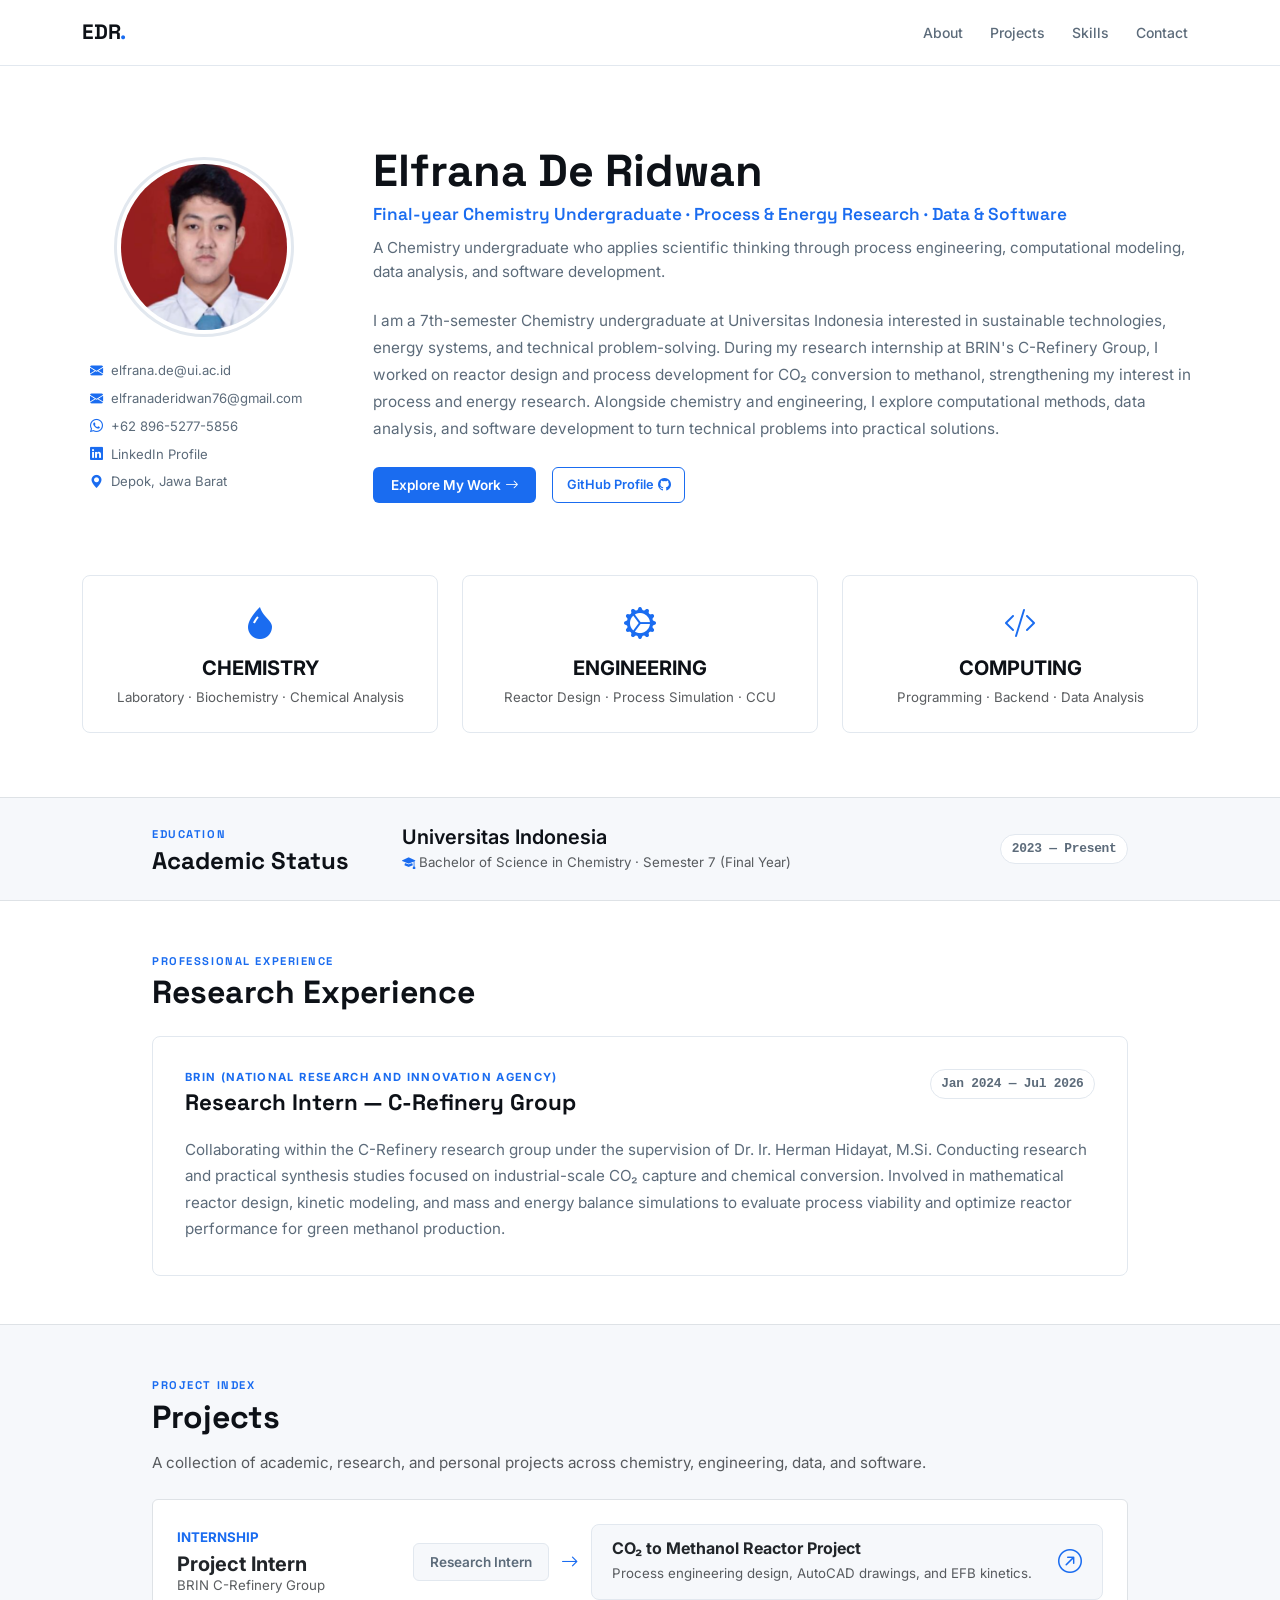
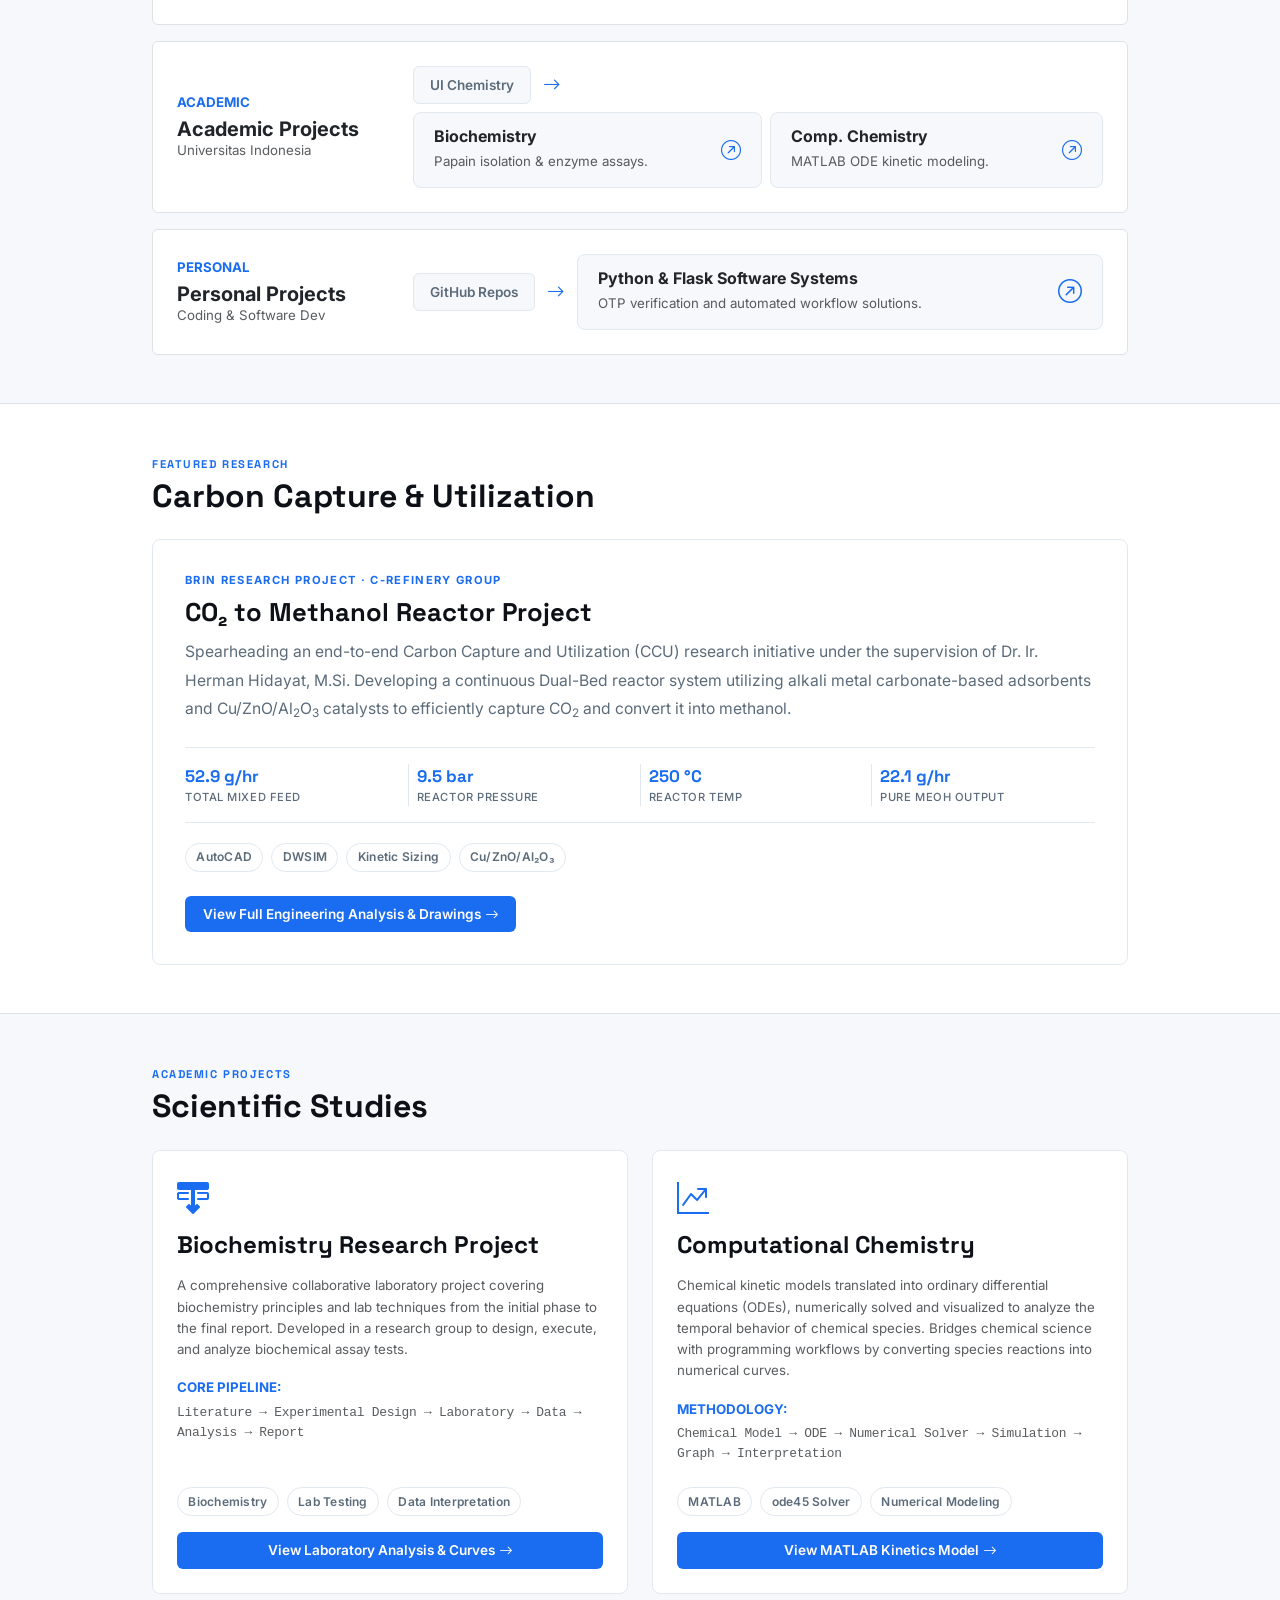
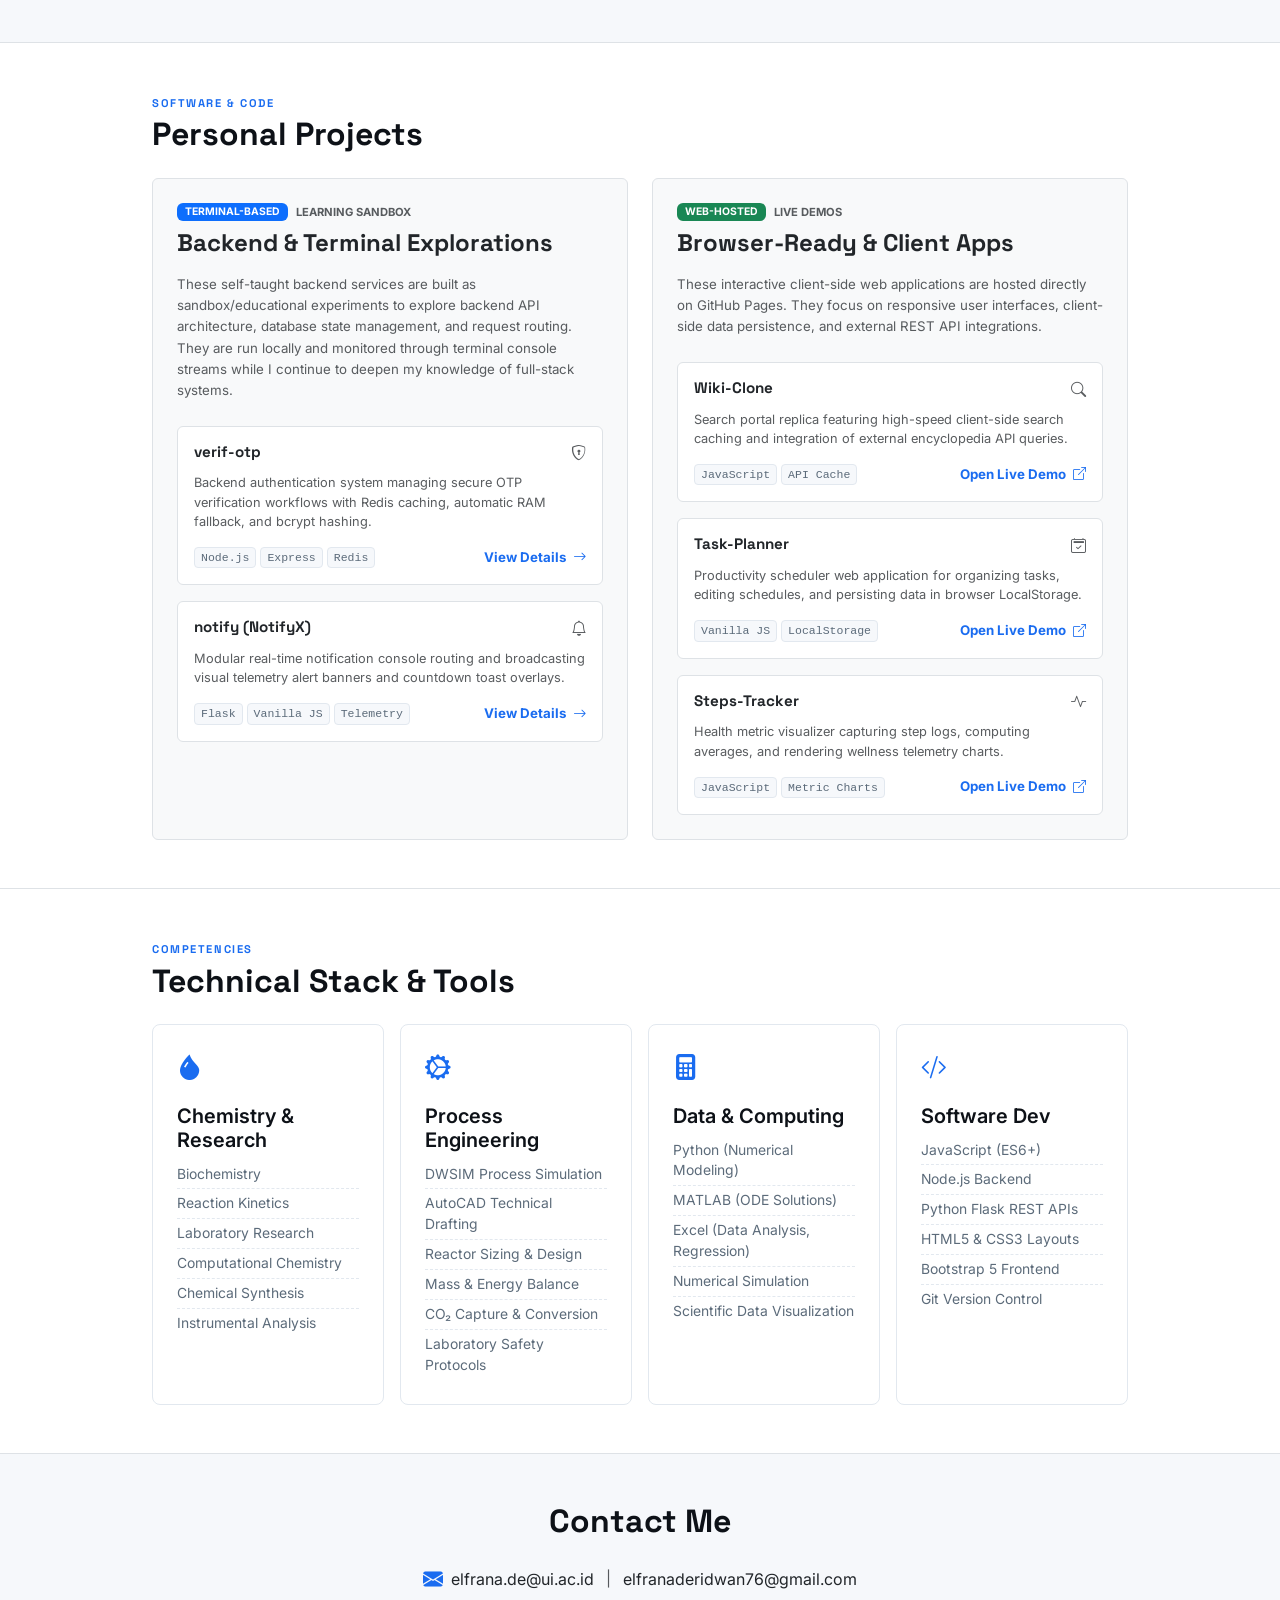
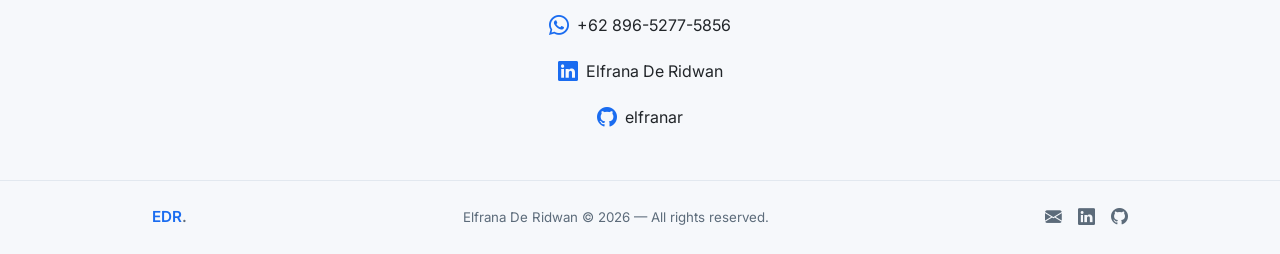
<file: docs/index.html>
<!DOCTYPE html>
<html lang="en">
<head>
  <meta charset="UTF-8" />
  <meta name="viewport" content="width=device-width, initial-scale=1.0" />
  <meta name="description" content="Elfrana De Ridwan — Process Engineering Portfolio. Chemistry student at Universitas Indonesia." />
  <title>Elfrana De Ridwan | Portfolio</title>

  <!-- Bootstrap 5 -->
  <link href="https://cdn.jsdelivr.net/npm/bootstrap@5.3.3/dist/css/bootstrap.min.css" rel="stylesheet">
  <link href="https://cdn.jsdelivr.net/npm/bootstrap-icons@1.11.3/font/bootstrap-icons.css" rel="stylesheet">
  <!-- Google Fonts -->
  <link href="https://fonts.googleapis.com/css2?family=Inter:wght@300;400;500;600;700&family=Space+Grotesk:wght@400;500;600;700&display=swap" rel="stylesheet">
  <!-- CSS -->
  <link rel="stylesheet" href="static/css/style.css" />
</head>
<body>

<!-- NAVBAR -->
<nav class="navbar navbar-expand-lg sticky-top" id="mainNav">
  <div class="container">
    <a class="navbar-brand fw-bold" href="#hero">EDR<span class="text-accent">.</span></a>
    <button class="navbar-toggler border-0" type="button" data-bs-toggle="collapse" data-bs-target="#navLinks">
      <i class="bi bi-list fs-4"></i>
    </button>
    <div class="collapse navbar-collapse" id="navLinks">
      <ul class="navbar-nav ms-auto gap-2">
        <li class="nav-item"><a class="nav-link" href="#hero">About</a></li>
        <li class="nav-item"><a class="nav-link" href="#selected-work">Projects</a></li>
        <li class="nav-item"><a class="nav-link" href="#skills">Skills</a></li>
        <li class="nav-item"><a class="nav-link" href="#contact">Contact</a></li>
      </ul>
    </div>
  </div>
</nav>

<!-- ABOUT ME -->
<section id="hero" class="section-hero">
  <div class="container">
    <div class="row align-items-center g-5">

      <!-- Photo & Contact -->
      <div class="col-lg-3 col-md-4 text-center">
        <div class="photo-ring mx-auto">
          <img src="static/images/profile.png" alt="Elfrana De Ridwan" class="img-fluid rounded-circle">
        </div>
        <div class="mt-4 d-flex flex-column gap-2 text-start ps-2">
          <a href="mailto:elfrana.de@ui.ac.id" class="contact-pill">
            <i class="bi bi-envelope-fill me-2 text-accent"></i>elfrana.de@ui.ac.id
          </a>
          <a href="mailto:elfranaderidwan76@gmail.com" class="contact-pill">
            <i class="bi bi-envelope-fill me-2 text-accent"></i>elfranaderidwan76@gmail.com
          </a>
          <a href="https://wa.me/6289652775856" target="_blank" class="contact-pill">
            <i class="bi bi-whatsapp me-2 text-accent"></i>+62 896-5277-5856
          </a>
          <a href="https://www.linkedin.com/in/elfrana-de-ridwan-ba3712145" target="_blank" class="contact-pill">
            <i class="bi bi-linkedin me-2 text-accent"></i>LinkedIn Profile
          </a>
          <span class="contact-pill">
            <i class="bi bi-geo-alt-fill me-2 text-accent"></i>Depok, Jawa Barat
          </span>
        </div>
      </div>

      <!-- Bio -->
      <div class="col-lg-9 col-md-8">
        <h1 class="hero-name">Elfrana De Ridwan</h1>
        <p class="hero-sub mb-2">
          Final-year Chemistry Undergraduate &middot; Process &amp; Energy Research &middot; Data &amp; Software
        </p>
        <p class="hero-sub-detail mb-4">
          A Chemistry undergraduate who applies scientific thinking through process engineering, computational modeling, data analysis, and software development.
        </p>

        <div class="bio-content">
          <p class="bio mb-4">
            I am a 7th-semester Chemistry undergraduate at Universitas Indonesia interested in sustainable technologies, energy systems, and technical problem-solving. During my research internship at BRIN's C-Refinery Group, I worked on reactor design and process development for CO₂ conversion to methanol, strengthening my interest in process and energy research. Alongside chemistry and engineering, I explore computational methods, data analysis, and software development to turn technical problems into practical solutions.
          </p>
        </div>

        <!-- Action -->
        <div class="d-flex flex-wrap gap-3">
          <a href="#selected-work" class="btn-primary-custom">Explore My Work <i class="bi bi-arrow-right ms-1"></i></a>
          <a href="https://github.com/elfranar" target="_blank" class="btn-outline-accent d-inline-flex align-items-center justify-content-center">GitHub Profile <i class="bi bi-github ms-1"></i></a>
        </div>
      </div>
    </div>

    <!-- Three Pillars -->
    <div class="row g-4 mt-5">
      <div class="col-md-4">
        <div class="kpi-card text-center h-100 py-4 px-3">
          <div class="fs-2 text-accent mb-2"><i class="bi bi-droplet-fill"></i></div>
          <h5 class="fw-bold mb-2">CHEMISTRY</h5>
          <p class="small text-muted mb-0">Laboratory &middot; Biochemistry &middot; Chemical Analysis</p>
        </div>
      </div>
      <div class="col-md-4">
        <div class="kpi-card text-center h-100 py-4 px-3">
          <div class="fs-2 text-accent mb-2"><i class="bi bi-gear-wide-connected"></i></div>
          <h5 class="fw-bold mb-2">ENGINEERING</h5>
          <p class="small text-muted mb-0">Reactor Design &middot; Process Simulation &middot; CCU</p>
        </div>
      </div>
      <div class="col-md-4">
        <div class="kpi-card text-center h-100 py-4 px-3">
          <div class="fs-2 text-accent mb-2"><i class="bi bi-code-slash"></i></div>
          <h5 class="fw-bold mb-2">COMPUTING</h5>
          <p class="small text-muted mb-0">Programming &middot; Backend &middot; Data Analysis</p>
        </div>
      </div>
    </div>
  </div>
</section>

<!-- EDUCATION -->
<section id="education" class="py-4 border-top section-alt">
  <div class="container" style="max-width: 1000px;">
    <div class="row align-items-center">
      <div class="col-md-3">
        <p class="label-tag mb-1">Education</p>
        <h3 class="fw-bold mb-0" style="font-size: 1.5rem; font-family: var(--font-heading);">Academic Status</h3>
      </div>
      <div class="col-md-9 mt-3 mt-md-0">
        <div class="d-flex align-items-center justify-content-between flex-wrap gap-2">
          <div>
            <h5 class="fw-600 mb-1">Universitas Indonesia</h5>
            <p class="text-muted small mb-0">
              <i class="bi bi-mortarboard-fill me-1 text-accent"></i>Bachelor of Science in Chemistry &middot; Semester 7 (Final Year)
            </p>
          </div>
          <span class="tech-badge mono-accent">2023 &mdash; Present</span>
        </div>
      </div>
    </div>
  </div>
</section>

<!-- EXPERIENCE -->
<section id="experience" class="py-5 border-top">
  <div class="container" style="max-width: 1000px;">
    <p class="label-tag mb-1">Professional Experience</p>
    <h2 class="section-title mb-4">Research Experience</h2>
    <div class="project-card">
      <div class="d-flex justify-content-between align-items-start flex-wrap gap-2 mb-3">
        <div>
          <div class="project-tag mb-1">BRIN (National Research and Innovation Agency)</div>
          <h3 class="project-title mb-1" style="font-size: 1.4rem;">Research Intern &mdash; C-Refinery Group</h3>
        </div>
        <span class="tech-badge mono-accent">Jan 2024 &mdash; Jul 2026</span>
      </div>
      <p class="project-desc mb-0" style="font-size: 0.95rem; line-height: 1.75;">
        Collaborating within the C-Refinery research group under the supervision of Dr. Ir. Herman Hidayat, M.Si. Conducting research and practical synthesis studies focused on industrial-scale CO₂ capture and chemical conversion. Involved in mathematical reactor design, kinetic modeling, and mass and energy balance simulations to evaluate process viability and optimize reactor performance for green methanol production.
      </p>
    </div>
  </div>
</section>

<!-- SELECTED WORK -->
<section id="selected-work" class="py-5 border-top section-alt">
  <div class="container" style="max-width: 1000px;">
    <p class="label-tag mb-1">Project Index</p>
    <h2 class="section-title mb-3">Projects</h2>
    <p class="text-muted mb-4">A collection of academic, research, and personal projects across chemistry, engineering, data, and software.</p>
    
    <div class="d-flex flex-column gap-3 mt-4">
      
      <!-- Internship -->
      <div class="flow-row p-4 bg-white border rounded">
        <div class="row align-items-center g-3">
          <div class="col-lg-3 col-md-4">
            <span class="small fw-bold text-accent text-uppercase d-block mb-1">Internship</span>
            <h5 class="fw-bold text-dark mb-0">Project Intern</h5>
            <p class="small text-muted mb-0">BRIN C-Refinery Group</p>
          </div>
          <div class="col-lg-9 col-md-8 d-flex align-items-center flex-wrap gap-2">
            <div class="flow-step">Research Intern</div>
            <div class="flow-arrow"><i class="bi bi-arrow-right"></i></div>
            <a href="#featured-research" class="flow-card-link flex-grow-1 text-decoration-none">
              <div class="flow-card">
                <div class="d-flex justify-content-between align-items-center">
                  <div>
                    <h6 class="fw-bold text-dark mb-1">CO₂ to Methanol Reactor Project</h6>
                    <span class="small text-muted">Process engineering design, AutoCAD drawings, and EFB kinetics.</span>
                  </div>
                  <i class="bi bi-arrow-up-right-circle text-accent fs-4"></i>
                </div>
              </div>
            </a>
          </div>
        </div>
      </div>

      <!-- Academic Projects -->
      <div class="flow-row p-4 bg-white border rounded">
        <div class="row align-items-center g-3">
          <div class="col-lg-3 col-md-4">
            <span class="small fw-bold text-accent text-uppercase d-block mb-1">Academic</span>
            <h5 class="fw-bold text-dark mb-0">Academic Projects</h5>
            <p class="small text-muted mb-0">Universitas Indonesia</p>
          </div>
          <div class="col-lg-9 col-md-8 d-flex align-items-center flex-wrap gap-2">
            <div class="flow-step">UI Chemistry</div>
            <div class="flow-arrow"><i class="bi bi-arrow-right"></i></div>
            <div class="d-flex flex-column flex-sm-row gap-2 flex-grow-1">
              <!-- Biochemistry -->
              <a href="project_biochemistry.html" class="flow-card-link flex-fill text-decoration-none">
                <div class="flow-card h-100">
                  <div class="d-flex justify-content-between align-items-center">
                    <div>
                      <h6 class="fw-bold text-dark mb-1">Biochemistry</h6>
                      <span class="small text-muted">Papain isolation &amp; enzyme assays.</span>
                    </div>
                    <i class="bi bi-arrow-up-right-circle text-accent fs-5"></i>
                  </div>
                </div>
              </a>
              <!-- Computational Chemistry -->
              <a href="project_computational_chemistry.html" class="flow-card-link flex-fill text-decoration-none">
                <div class="flow-card h-100">
                  <div class="d-flex justify-content-between align-items-center">
                    <div>
                      <h6 class="fw-bold text-dark mb-1">Comp. Chemistry</h6>
                      <span class="small text-muted">MATLAB ODE kinetic modeling.</span>
                    </div>
                    <i class="bi bi-arrow-up-right-circle text-accent fs-5"></i>
                  </div>
                </div>
              </a>
            </div>
          </div>
        </div>
      </div>

      <!-- Personal Projects -->
      <div class="flow-row p-4 bg-white border rounded">
        <div class="row align-items-center g-3">
          <div class="col-lg-3 col-md-4">
            <span class="small fw-bold text-accent text-uppercase d-block mb-1">Personal</span>
            <h5 class="fw-bold text-dark mb-0">Personal Projects</h5>
            <p class="small text-muted mb-0">Coding &amp; Software Dev</p>
          </div>
          <div class="col-lg-9 col-md-8 d-flex align-items-center flex-wrap gap-2">
            <div class="flow-step">GitHub Repos</div>
            <div class="flow-arrow"><i class="bi bi-arrow-right"></i></div>
            <a href="#software-projects" class="flow-card-link flex-grow-1 text-decoration-none">
              <div class="flow-card">
                <div class="d-flex justify-content-between align-items-center">
                  <div>
                    <h6 class="fw-bold text-dark mb-1">Python &amp; Flask Software Systems</h6>
                    <span class="small text-muted">OTP verification and automated workflow solutions.</span>
                  </div>
                  <i class="bi bi-arrow-up-right-circle text-accent fs-4"></i>
                </div>
              </div>
            </a>
          </div>
        </div>
      </div>

    </div>
  </div>
</section>

<!-- FEATURED RESEARCH -->
<section id="featured-research" class="py-5 border-top">
  <div class="container" style="max-width: 1000px;">
    <p class="label-tag mb-1">Featured Research</p>
    <h2 class="section-title mb-4">Carbon Capture &amp; Utilization</h2>
    
    <div class="project-card">
      <div class="project-tag">BRIN Research Project &middot; C-Refinery Group</div>
      <h3 class="project-title" style="font-size: 1.6rem;">CO₂ to Methanol Reactor Project</h3>
      <p class="project-desc mb-4" style="font-size: 0.98rem; line-height: 1.8;">
        Spearheading an end-to-end Carbon Capture and Utilization (CCU) research initiative under the supervision of Dr. Ir. Herman Hidayat, M.Si. Developing a continuous Dual-Bed reactor system utilizing alkali metal carbonate-based adsorbents and Cu/ZnO/Al<sub>2</sub>O<sub>3</sub> catalysts to efficiently capture CO<sub>2</sub> and convert it into methanol.
      </p>

      <div class="spec-row">
        <div class="spec-item">
          <span class="spec-val">52.9 g/hr</span>
          <span class="spec-lbl">Total mixed feed</span>
        </div>
        <div class="spec-divider"></div>
        <div class="spec-item">
          <span class="spec-val">9.5 bar</span>
          <span class="spec-lbl">Reactor Pressure</span>
        </div>
        <div class="spec-divider"></div>
        <div class="spec-item">
          <span class="spec-val">250 °C</span>
          <span class="spec-lbl">Reactor Temp</span>
        </div>
        <div class="spec-divider"></div>
        <div class="spec-item">
          <span class="spec-val">22.1 g/hr</span>
          <span class="spec-lbl">Pure MeOH Output</span>
        </div>
      </div>

      <div class="d-flex flex-wrap gap-2 mb-4">
        <span class="tech-badge">AutoCAD</span>
        <span class="tech-badge">DWSIM</span>
        <span class="tech-badge">Kinetic Sizing</span>
        <span class="tech-badge">Cu/ZnO/Al₂O₃</span>
      </div>

      <a href="project_co2_methanol.html" class="btn-primary-custom">
        View Full Engineering Analysis &amp; Drawings <i class="bi bi-arrow-right ms-1"></i>
      </a>
    </div>
  </div>
</section>

<!-- ACADEMIC PROJECTS -->
<section id="academic-projects" class="py-5 border-top section-alt">
  <div class="container" style="max-width: 1000px;">
    <p class="label-tag mb-1">Academic Projects</p>
    <h2 class="section-title mb-4">Scientific Studies</h2>
    
    <div class="row g-4">
      <!-- Biochemistry Lab -->
      <div class="col-md-6" id="biochem-project">
        <div class="skill-card h-100 d-flex flex-column justify-content-between">
          <div>
            <div class="fs-2 text-accent mb-2"><i class="bi bi-layer-backward"></i></div>
            <h4 class="fw-bold mb-3" style="font-family: var(--font-heading);">Biochemistry Research Project</h4>
            <p class="text-muted small" style="line-height: 1.6;">
              A comprehensive collaborative laboratory project covering biochemistry principles and lab techniques from the initial phase to the final report. Developed in a research group to design, execute, and analyze biochemical assay tests.
            </p>
            <div class="mt-3">
              <span class="small fw-bold text-accent text-uppercase letter-spacing-0.05em">Core Pipeline:</span>
              <p class="mono-accent small text-muted mt-1 mb-0">Literature &rarr; Experimental Design &rarr; Laboratory &rarr; Data &rarr; Analysis &rarr; Report</p>
            </div>
          </div>
          <div class="mt-4">
            <div class="d-flex flex-wrap gap-2 mb-3">
              <span class="tech-badge">Biochemistry</span>
              <span class="tech-badge">Lab Testing</span>
              <span class="tech-badge">Data Interpretation</span>
            </div>
            <a href="project_biochemistry.html" class="btn-primary-custom btn-sm w-100 d-flex align-items-center justify-content-center">
              View Laboratory Analysis &amp; Curves <i class="bi bi-arrow-right ms-1"></i>
            </a>
          </div>
        </div>
      </div>

      <!-- Computational Chemistry -->
      <div class="col-md-6" id="computational-chemistry">
        <div class="skill-card h-100 d-flex flex-column justify-content-between">
          <div>
            <div class="fs-2 text-accent mb-2"><i class="bi bi-graph-up-arrow"></i></div>
            <h4 class="fw-bold mb-3" style="font-family: var(--font-heading);">Computational Chemistry</h4>
            <p class="text-muted small" style="line-height: 1.6;">
              Chemical kinetic models translated into ordinary differential equations (ODEs), numerically solved and visualized to analyze the temporal behavior of chemical species. Bridges chemical science with programming workflows by converting species reactions into numerical curves.
            </p>
            <div class="mt-3">
              <span class="small fw-bold text-accent text-uppercase letter-spacing-0.05em">Methodology:</span>
              <p class="mono-accent small text-muted mt-1 mb-0">Chemical Model &rarr; ODE &rarr; Numerical Solver &rarr; Simulation &rarr; Graph &rarr; Interpretation</p>
            </div>
          </div>
          <div class="mt-4">
            <div class="d-flex flex-wrap gap-2 mb-3">
              <span class="tech-badge">MATLAB</span>
              <span class="tech-badge">ode45 Solver</span>
              <span class="tech-badge">Numerical Modeling</span>
            </div>
            <a href="project_computational_chemistry.html" class="btn-primary-custom btn-sm w-100 d-flex align-items-center justify-content-center">
              View MATLAB Kinetics Model <i class="bi bi-arrow-right ms-1"></i>
            </a>
          </div>
        </div>
      </div>
    </div>
  </div>
</section>

<!-- SOFTWARE & DATA -->
<section id="software-projects" class="py-5 border-top">
  <div class="container" style="max-width: 1000px;">
    <p class="label-tag mb-1">Software &amp; Code</p>
    <h2 class="section-title mb-4">Personal Projects</h2>
    
    <div class="row g-4">
      
      <!-- Terminal-Based Sandbox Projects -->
      <div class="col-lg-6">
        <div class="p-4 bg-light border rounded h-100 d-flex flex-column justify-content-between">
          <div>
            <div class="d-flex align-items-center gap-2 mb-2">
              <span class="badge bg-primary text-white fw-bold text-uppercase small px-2 py-1" style="font-size:0.65rem">Terminal-Based</span>
              <span class="small text-muted fw-bold text-uppercase" style="font-size:0.7rem">Learning Sandbox</span>
            </div>
            <h4 class="fw-bold text-dark mb-3" style="font-family: var(--font-heading);">Backend &amp; Terminal Explorations</h4>
            <p class="text-muted small mb-4" style="line-height: 1.6;">
              These self-taught backend services are built as sandbox/educational experiments to explore backend API architecture, database state management, and request routing. They are run locally and monitored through terminal console streams while I continue to deepen my knowledge of full-stack systems.
            </p>
            
            <div class="d-flex flex-column gap-3">
              <!-- verif-otp -->
              <div class="p-3 bg-white border rounded">
                <div class="d-flex justify-content-between align-items-start mb-2">
                  <h5 class="fw-bold text-dark mb-0" style="font-size: 0.95rem; font-family: var(--font-heading);">verif-otp</h5>
                  <i class="bi bi-shield-lock text-muted"></i>
                </div>
                <p class="text-muted small mb-3" style="font-size: 0.8rem; line-height: 1.5;">
                  Backend authentication system managing secure OTP verification workflows with Redis caching, automatic RAM fallback, and bcrypt hashing.
                </p>
                <div class="d-flex justify-content-between align-items-center">
                  <div class="d-flex gap-1 flex-wrap">
                    <span class="tech-badge-sm">Node.js</span>
                    <span class="tech-badge-sm">Express</span>
                    <span class="tech-badge-sm">Redis</span>
                  </div>
                  <a href="project_otp.html" class="text-decoration-none text-accent fw-bold small">
                    View Details <i class="bi bi-arrow-right ms-1"></i>
                  </a>
                </div>
              </div>

              <!-- notify (NotifyX) -->
              <div class="p-3 bg-white border rounded">
                <div class="d-flex justify-content-between align-items-start mb-2">
                  <h5 class="fw-bold text-dark mb-0" style="font-size: 0.95rem; font-family: var(--font-heading);">notify (NotifyX)</h5>
                  <i class="bi bi-bell text-muted"></i>
                </div>
                <p class="text-muted small mb-3" style="font-size: 0.8rem; line-height: 1.5;">
                  Modular real-time notification console routing and broadcasting visual telemetry alert banners and countdown toast overlays.
                </p>
                <div class="d-flex justify-content-between align-items-center">
                  <div class="d-flex gap-1 flex-wrap">
                    <span class="tech-badge-sm">Flask</span>
                    <span class="tech-badge-sm">Vanilla JS</span>
                    <span class="tech-badge-sm">Telemetry</span>
                  </div>
                  <a href="project_notify.html" class="text-decoration-none text-accent fw-bold small">
                    View Details <i class="bi bi-arrow-right ms-1"></i>
                  </a>
                </div>
              </div>
            </div>
          </div>
        </div>
      </div>

      <!-- Browser-Hosted Live Projects -->
      <div class="col-lg-6">
        <div class="p-4 bg-light border rounded h-100 d-flex flex-column justify-content-between">
          <div>
            <div class="d-flex align-items-center gap-2 mb-2">
              <span class="badge bg-success text-white fw-bold text-uppercase small px-2 py-1" style="font-size:0.65rem">Web-Hosted</span>
              <span class="small text-muted fw-bold text-uppercase" style="font-size:0.7rem">Live Demos</span>
            </div>
            <h4 class="fw-bold text-dark mb-3" style="font-family: var(--font-heading);">Browser-Ready &amp; Client Apps</h4>
            <p class="text-muted small mb-4" style="line-height: 1.6;">
              These interactive client-side web applications are hosted directly on GitHub Pages. They focus on responsive user interfaces, client-side data persistence, and external REST API integrations.
            </p>

            <div class="d-flex flex-column gap-3">
              <!-- Wiki-Clone -->
              <div class="p-3 bg-white border rounded">
                <div class="d-flex justify-content-between align-items-start mb-2">
                  <h5 class="fw-bold text-dark mb-0" style="font-size: 0.95rem; font-family: var(--font-heading);">Wiki-Clone</h5>
                  <i class="bi bi-search text-muted"></i>
                </div>
                <p class="text-muted small mb-3" style="font-size: 0.8rem; line-height: 1.5;">
                  Search portal replica featuring high-speed client-side search caching and integration of external encyclopedia API queries.
                </p>
                <div class="d-flex justify-content-between align-items-center">
                  <div class="d-flex gap-1 flex-wrap">
                    <span class="tech-badge-sm">JavaScript</span>
                    <span class="tech-badge-sm">API Cache</span>
                  </div>
                  <a href="https://elfranar.github.io/Wiki-Clone/" target="_blank" class="text-decoration-none text-accent fw-bold small">
                    Open Live Demo <i class="bi bi-box-arrow-up-right ms-1"></i>
                  </a>
                </div>
              </div>

              <!-- Task-Planner -->
              <div class="p-3 bg-white border rounded">
                <div class="d-flex justify-content-between align-items-start mb-2">
                  <h5 class="fw-bold text-dark mb-0" style="font-size: 0.95rem; font-family: var(--font-heading);">Task-Planner</h5>
                  <i class="bi bi-calendar2-check text-muted"></i>
                </div>
                <p class="text-muted small mb-3" style="font-size: 0.8rem; line-height: 1.5;">
                  Productivity scheduler web application for organizing tasks, editing schedules, and persisting data in browser LocalStorage.
                </p>
                <div class="d-flex justify-content-between align-items-center">
                  <div class="d-flex gap-1 flex-wrap">
                    <span class="tech-badge-sm">Vanilla JS</span>
                    <span class="tech-badge-sm">LocalStorage</span>
                  </div>
                  <a href="https://elfranar.github.io/Task-Planner/" target="_blank" class="text-decoration-none text-accent fw-bold small">
                    Open Live Demo <i class="bi bi-box-arrow-up-right ms-1"></i>
                  </a>
                </div>
              </div>

              <!-- Steps-Tracker -->
              <div class="p-3 bg-white border rounded">
                <div class="d-flex justify-content-between align-items-start mb-2">
                  <h5 class="fw-bold text-dark mb-0" style="font-size: 0.95rem; font-family: var(--font-heading);">Steps-Tracker</h5>
                  <i class="bi bi-activity text-muted"></i>
                </div>
                <p class="text-muted small mb-3" style="font-size: 0.8rem; line-height: 1.5;">
                  Health metric visualizer capturing step logs, computing averages, and rendering wellness telemetry charts.
                </p>
                <div class="d-flex justify-content-between align-items-center">
                  <div class="d-flex gap-1 flex-wrap">
                    <span class="tech-badge-sm">JavaScript</span>
                    <span class="tech-badge-sm">Metric Charts</span>
                  </div>
                  <a href="https://elfranar.github.io/Steps-Tracker/" target="_blank" class="text-decoration-none text-accent fw-bold small">
                    Open Live Demo <i class="bi bi-box-arrow-up-right ms-1"></i>
                  </a>
                </div>
              </div>
            </div>
          </div>
        </div>
      </div>

    </div>
  </div>
</section>


<!-- TECHNICAL STACK -->
<section id="skills" class="py-5 border-top">
  <div class="container" style="max-width: 1000px;">
    <p class="label-tag mb-1">Competencies</p>
    <h2 class="section-title mb-4">Technical Stack &amp; Tools</h2>

    <div class="row g-3">
      <!-- Chemistry & Research -->
      <div class="col-md-6 col-lg-3">
        <div class="skill-card h-100">
          <div class="skill-icon"><i class="bi bi-droplet-fill"></i></div>
          <h5 class="fw-600 mt-3 mb-2">Chemistry &amp; Research</h5>
          <ul class="skill-list">
            <li>Biochemistry</li>
            <li>Reaction Kinetics</li>
            <li>Laboratory Research</li>
            <li>Computational Chemistry</li>
            <li>Chemical Synthesis</li>
            <li>Instrumental Analysis</li>
          </ul>
        </div>
      </div>

      <!-- Process Engineering -->
      <div class="col-md-6 col-lg-3">
        <div class="skill-card h-100">
          <div class="skill-icon"><i class="bi bi-gear-wide-connected"></i></div>
          <h5 class="fw-600 mt-3 mb-2">Process Engineering</h5>
          <ul class="skill-list">
            <li>DWSIM Process Simulation</li>
            <li>AutoCAD Technical Drafting</li>
            <li>Reactor Sizing &amp; Design</li>
            <li>Mass &amp; Energy Balance</li>
            <li>CO₂ Capture &amp; Conversion</li>
            <li>Laboratory Safety Protocols</li>
          </ul>
        </div>
      </div>

      <!-- Data & Scientific Computing -->
      <div class="col-md-6 col-lg-3">
        <div class="skill-card h-100">
          <div class="skill-icon"><i class="bi bi-calculator-fill"></i></div>
          <h5 class="fw-600 mt-3 mb-2">Data &amp; Computing</h5>
          <ul class="skill-list">
            <li>Python (Numerical Modeling)</li>
            <li>MATLAB (ODE Solutions)</li>
            <li>Excel (Data Analysis, Regression)</li>
            <li>Numerical Simulation</li>
            <li>Scientific Data Visualization</li>
          </ul>
        </div>
      </div>

      <!-- Software Development -->
      <div class="col-md-6 col-lg-3">
        <div class="skill-card h-100">
          <div class="skill-icon"><i class="bi bi-code-slash"></i></div>
          <h5 class="fw-600 mt-3 mb-2">Software Dev</h5>
          <ul class="skill-list">
            <li>JavaScript (ES6+)</li>
            <li>Node.js Backend</li>
            <li>Python Flask REST APIs</li>
            <li>HTML5 &amp; CSS3 Layouts</li>
            <li>Bootstrap 5 Frontend</li>
            <li>Git Version Control</li>
          </ul>
        </div>
      </div>
    </div>
  </div>
</section>


<!-- CONTACT -->
<section id="contact" class="py-5 section-alt border-top">
  <div class="container text-center" style="max-width: 700px;">
    <h2 class="section-title mb-4">Contact Me</h2>
    
    <div class="d-flex flex-column gap-3 align-items-center">
      <div class="d-flex align-items-center gap-2 flex-wrap justify-content-center">
        <i class="bi bi-envelope-fill text-accent fs-5"></i>
        <a href="mailto:elfrana.de@ui.ac.id" class="text-dark fw-500 fs-6 text-decoration-none">elfrana.de@ui.ac.id</a>
        <span class="text-muted mx-1">|</span>
        <a href="mailto:elfranaderidwan76@gmail.com" class="text-dark fw-500 fs-6 text-decoration-none">elfranaderidwan76@gmail.com</a>
      </div>
      <div class="d-flex align-items-center gap-2">
        <i class="bi bi-whatsapp text-accent fs-5"></i>
        <a href="https://wa.me/6289652775856" target="_blank" class="text-dark fw-500 fs-6 text-decoration-none">+62 896-5277-5856</a>
      </div>
      <div class="d-flex align-items-center gap-2">
        <i class="bi bi-linkedin text-accent fs-5"></i>
        <a href="https://www.linkedin.com/in/elfrana-de-ridwan-ba3712145" target="_blank" class="text-dark fw-500 fs-6 text-decoration-none">Elfrana De Ridwan</a>
      </div>
      <div class="d-flex align-items-center gap-2">
        <i class="bi bi-github text-accent fs-5"></i>
        <a href="https://github.com/elfranar" target="_blank" class="text-dark fw-500 fs-6 text-decoration-none">elfranar</a>
      </div>
    </div>
  </div>
</section>

<!-- FOOTER -->
<footer class="site-footer py-4">
  <div class="container d-flex flex-column flex-md-row justify-content-between align-items-center gap-2" style="max-width: 1000px;">
    <span class="fw-600" style="color:var(--accent)">EDR<span style="color:var(--txt-muted)">.</span></span>
    <span class="small txt-muted">Elfrana De Ridwan &copy; 2026 &mdash; All rights reserved.</span>
    <div class="d-flex gap-3">
      <a href="mailto:elfrana.de@ui.ac.id" class="footer-link"><i class="bi bi-envelope-fill"></i></a>
      <a href="https://www.linkedin.com/in/elfrana-de-ridwan-ba3712145" target="_blank" class="footer-link"><i class="bi bi-linkedin"></i></a>
      <a href="https://github.com/elfranar" target="_blank" class="footer-link"><i class="bi bi-github"></i></a>
    </div>
  </div>
</footer>

<script src="https://cdn.jsdelivr.net/npm/bootstrap@5.3.3/dist/js/bootstrap.bundle.min.js"></script>
<script src="static/js/main.js"></script>
</body>
</html>
</file>
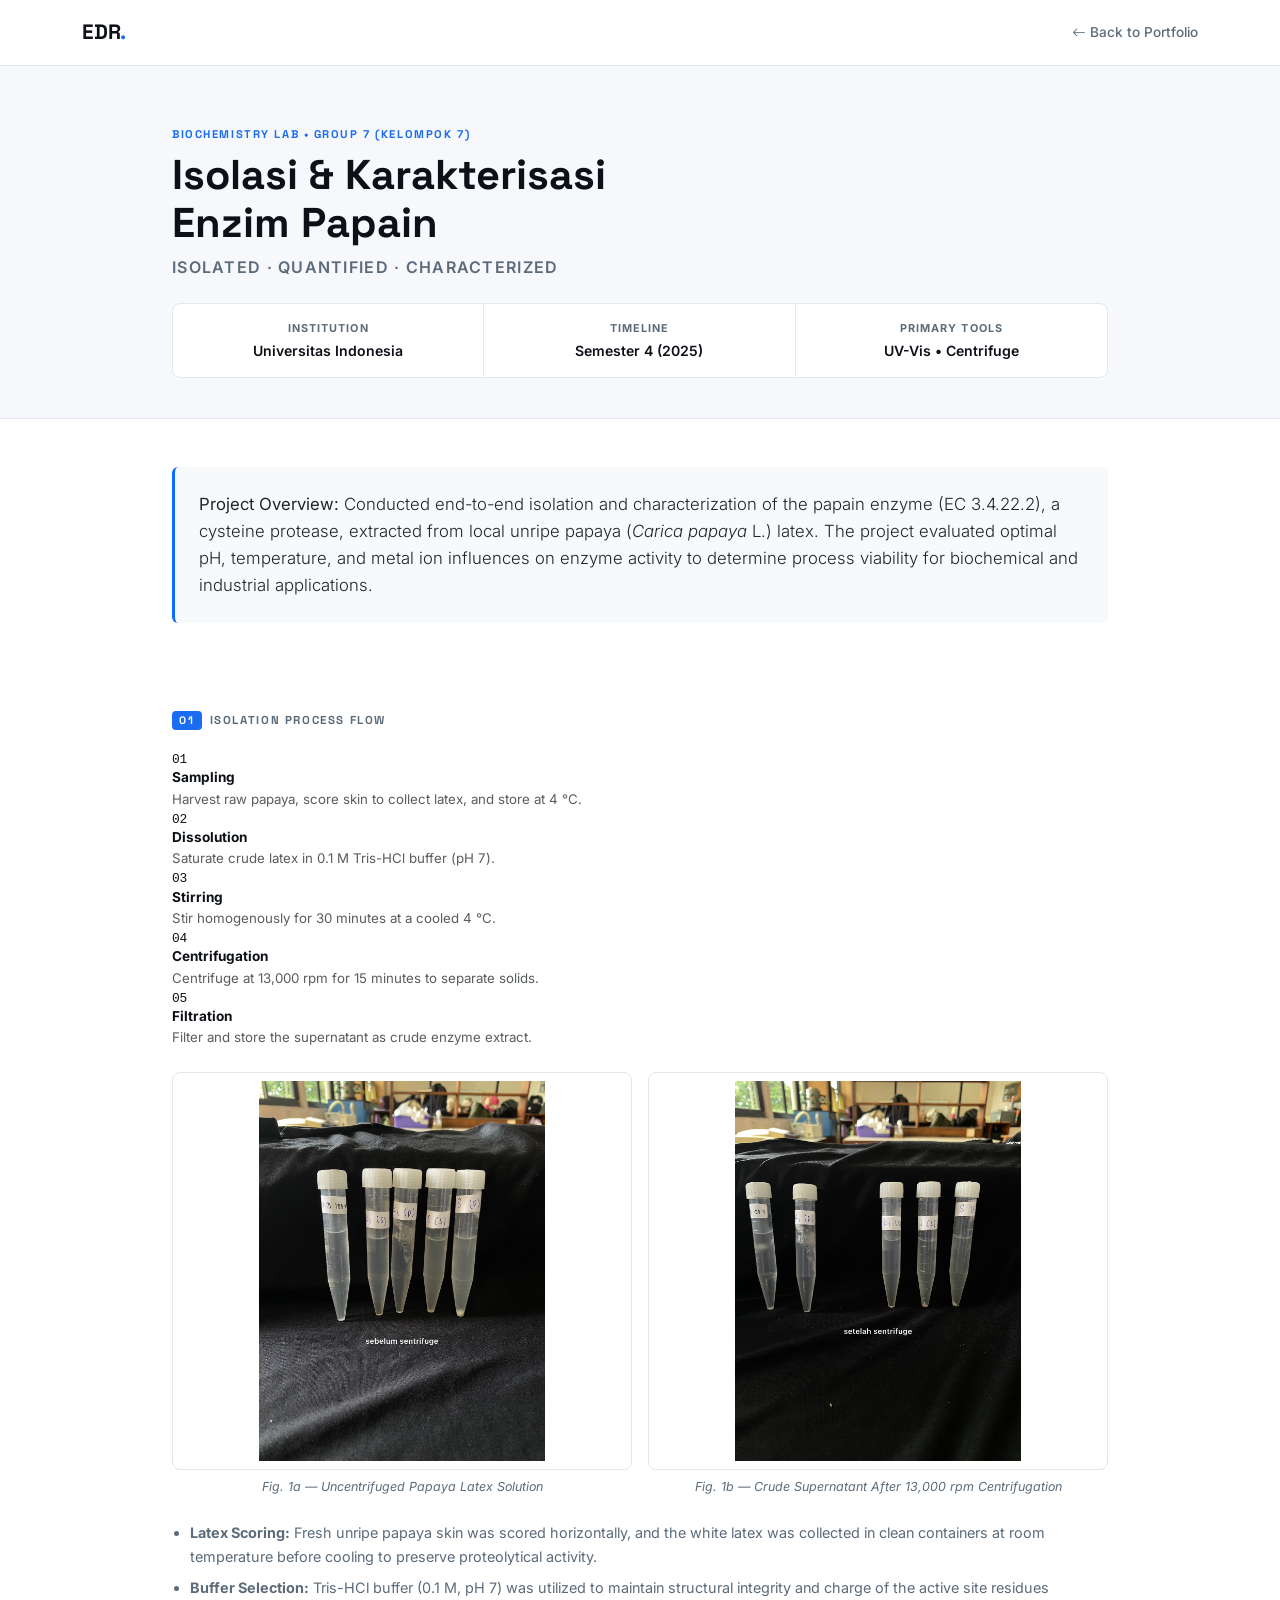
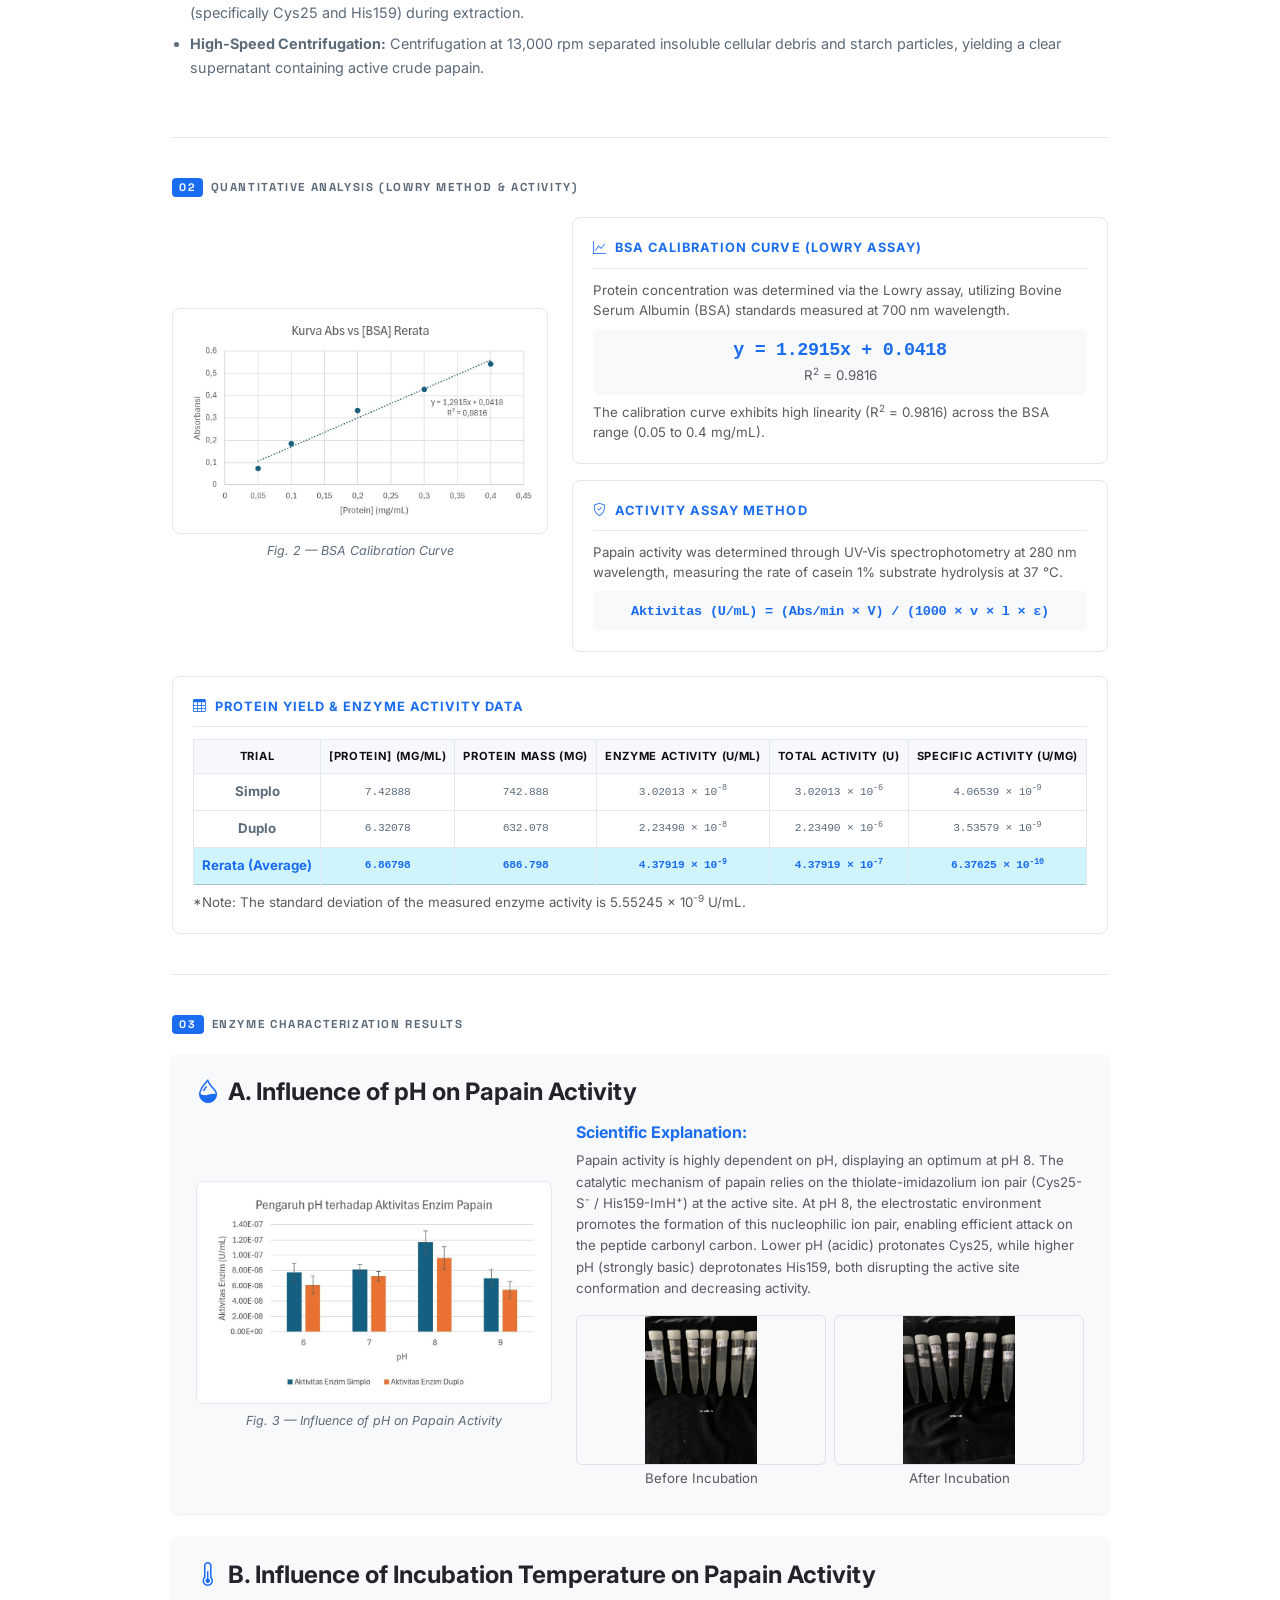
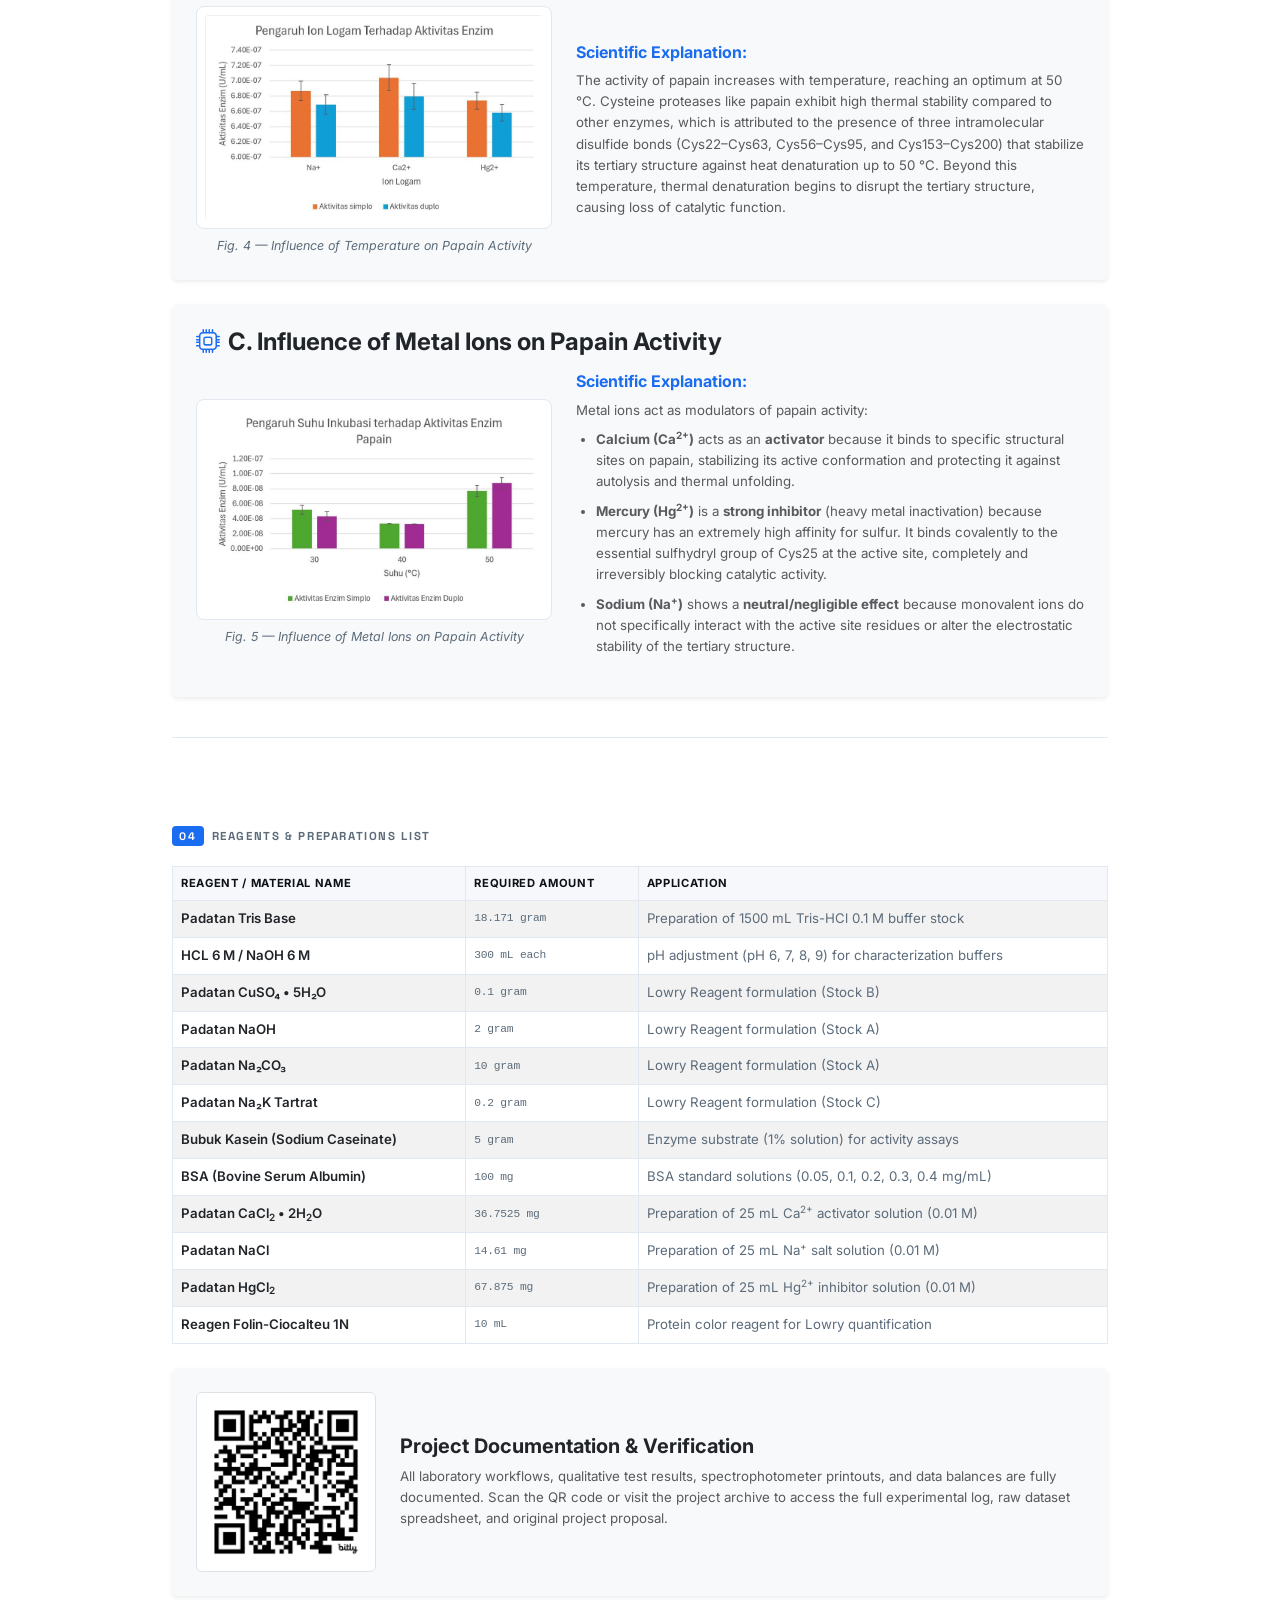
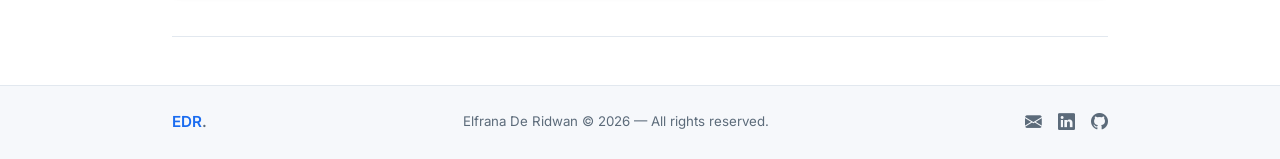
<file: docs/project_biochemistry.html>
<!DOCTYPE html>
<html lang="en">
<head>
  <meta charset="UTF-8" />
  <meta name="viewport" content="width=device-width, initial-scale=1.0" />
  <meta name="description" content="Papain Enzyme Isolation & Characterization Project — Biochemistry, UV-Vis Spectroscopy, Lowry Assay, Enzyme Activity. Elfrana De Ridwan." />
  <title>Papain Enzyme Isolation &amp; Characterization | Elfrana De Ridwan</title>
  <link href="https://cdn.jsdelivr.net/npm/bootstrap@5.3.3/dist/css/bootstrap.min.css" rel="stylesheet">
  <link href="https://cdn.jsdelivr.net/npm/bootstrap-icons@1.11.3/font/bootstrap-icons.css" rel="stylesheet">
  <link href="https://fonts.googleapis.com/css2?family=Inter:wght@300;400;500;600;700&family=Space+Grotesk:wght@400;500;600;700&display=swap" rel="stylesheet">
  <link rel="stylesheet" href="static/css/style.css" />
</head>
<body>

<!-- Navbar -->
<nav class="navbar navbar-expand-lg sticky-top" id="mainNav">
  <div class="container">
    <a class="navbar-brand fw-bold" href="index.html">EDR<span class="text-accent">.</span></a>
    <div class="ms-auto">
      <a href="index.html" class="btn-back"><i class="bi bi-arrow-left me-1"></i>Back to Portfolio</a>
    </div>
  </div>
</nav>

<!-- Header -->
<section class="project-hero">
  <div class="container" style="max-width:960px;">
    <p class="label-tag mb-2">Biochemistry Lab &bull; Group 7 (Kelompok 7)</p>
    <h1 class="proj-hero-title">Isolasi &amp; Karakterisasi<br>Enzim Papain</h1>
    <p class="proj-hero-sub">Isolated &middot; Quantified &middot; Characterized</p>

    <!-- Meta -->
    <div class="meta-strip row g-0 mt-4">
      <div class="col-4 meta-cell text-center">
        <div class="meta-key">Institution</div>
        <div class="meta-val">Universitas Indonesia</div>
      </div>
      <div class="col-4 meta-cell text-center">
        <div class="meta-key">Timeline</div>
        <div class="meta-val">Semester 4 (2025)</div>
      </div>
      <div class="col-4 meta-cell text-center" style="border:none">
        <div class="meta-key">Primary Tools</div>
        <div class="meta-val">UV-Vis &bull; Centrifuge</div>
      </div>
    </div>
  </div>
</section>
<div class="container py-5" style="max-width:960px;">

  <!-- Description -->
  <div class="mb-5 p-4 bg-light border-start border-primary border-3 rounded">
    <p class="lead mb-0 text-dark" style="font-size: 1.05rem; line-height: 1.6;">
      <strong>Project Overview:</strong> Conducted end-to-end isolation and characterization of the papain enzyme (EC 3.4.22.2), a cysteine protease, extracted from local unripe papaya (<em>Carica papaya</em> L.) latex. The project evaluated optimal pH, temperature, and metal ion influences on enzyme activity to determine process viability for biochemical and industrial applications.
    </p>
  </div>

  <!-- Isolation -->
  <section class="proj-section">
    <div class="section-label"><span>01</span> Isolation Process Flow</div>
    
    <!-- Diagram -->
    <div class="approach-pipeline mb-4">
      <div class="approach-step">
        <div class="approach-num mono-accent">01</div>
        <h5 class="fw-bold mb-1" style="font-size:0.85rem">Sampling</h5>
        <p class="small text-muted mb-0">Harvest raw papaya, score skin to collect latex, and store at 4 &deg;C.</p>
      </div>
      <div class="approach-step">
        <div class="approach-num mono-accent">02</div>
        <h5 class="fw-bold mb-1" style="font-size:0.85rem">Dissolution</h5>
        <p class="small text-muted mb-0">Saturate crude latex in 0.1 M Tris-HCl buffer (pH 7).</p>
      </div>
      <div class="approach-step">
        <div class="approach-num mono-accent">03</div>
        <h5 class="fw-bold mb-1" style="font-size:0.85rem">Stirring</h5>
        <p class="small text-muted mb-0">Stir homogenously for 30 minutes at a cooled 4 &deg;C.</p>
      </div>
      <div class="approach-step">
        <div class="approach-num mono-accent">04</div>
        <h5 class="fw-bold mb-1" style="font-size:0.85rem">Centrifugation</h5>
        <p class="small text-muted mb-0">Centrifuge at 13,000 rpm for 15 minutes to separate solids.</p>
      </div>
      <div class="approach-step">
        <div class="approach-num mono-accent">05</div>
        <h5 class="fw-bold mb-1" style="font-size:0.85rem">Filtration</h5>
        <p class="small text-muted mb-0">Filter and store the supernatant as crude enzyme extract.</p>
      </div>
    </div>

    <!-- Centrifuge -->
    <div class="row g-3 mb-4">
      <div class="col-md-6 text-center">
        <div class="img-frame">
          <img src="static/images/biochem_before_centrifuge.png" alt="Latex dissolution before centrifuge" class="img-fluid" style="max-height: 380px; object-fit: contain; width: 100%;">
        </div>
        <p class="img-caption">Fig. 1a — Uncentrifuged Papaya Latex Solution</p>
      </div>
      <div class="col-md-6 text-center">
        <div class="img-frame">
          <img src="static/images/biochem_after_centrifuge.png" alt="Supernatant crude papain after centrifuge" class="img-fluid" style="max-height: 380px; object-fit: contain; width: 100%;">
        </div>
        <p class="img-caption">Fig. 1b — Crude Supernatant After 13,000 rpm Centrifugation</p>
      </div>
    </div>
    <ul class="eng-list mt-3">
      <li><strong>Latex Scoring:</strong> Fresh unripe papaya skin was scored horizontally, and the white latex was collected in clean containers at room temperature before cooling to preserve proteolytical activity.</li>
      <li><strong>Buffer Selection:</strong> Tris-HCl buffer (0.1 M, pH 7) was utilized to maintain structural integrity and charge of the active site residues (specifically Cys25 and His159) during extraction.</li>
      <li><strong>High-Speed Centrifugation:</strong> Centrifugation at 13,000 rpm separated insoluble cellular debris and starch particles, yielding a clear supernatant containing active crude papain.</li>
    </ul>
  </section>

  <!-- QUANTITATIVE ANALYSIS -->
  <section class="proj-section">
    <div class="section-label"><span>02</span> Quantitative Analysis (Lowry Method &amp; Activity)</div>
    <div class="row g-4 mb-4 align-items-center">
      <!-- Chart -->
      <div class="col-md-5 text-center">
        <div class="img-frame">
          <img src="static/images/biochem_lowry_curve.png" alt="BSA Calibration Curve" class="img-fluid">
        </div>
        <p class="img-caption">Fig. 2 — BSA Calibration Curve</p>
      </div>
      
      <!-- Calculations -->
      <div class="col-md-7">
        <div class="ana-card mb-3">
          <div class="ana-card-title"><i class="bi bi-graph-up me-2"></i>BSA Calibration Curve (Lowry Assay)</div>
          <p class="small text-muted mb-2">
            Protein concentration was determined via the Lowry assay, utilizing Bovine Serum Albumin (BSA) standards measured at 700 nm wavelength.
          </p>
          <div class="p-2 bg-light rounded text-center mb-2">
            <span class="mono-accent fw-bold text-accent" style="font-size:1.15rem">y = 1.2915x + 0.0418</span><br>
            <span class="small text-muted">R<sup>2</sup> = 0.9816</span>
          </div>
          <p class="small text-muted mb-0">
            The calibration curve exhibits high linearity (R<sup>2</sup> = 0.9816) across the BSA range (0.05 to 0.4 mg/mL).
          </p>
        </div>
        <div class="ana-card">
          <div class="ana-card-title"><i class="bi bi-shield-check me-2"></i>Activity Assay Method</div>
          <p class="small text-muted mb-2">
            Papain activity was determined through UV-Vis spectrophotometry at 280 nm wavelength, measuring the rate of casein 1% substrate hydrolysis at 37 &deg;C.
          </p>
          <div class="p-2 bg-light rounded text-center">
            <span class="mono-accent fw-bold text-accent" style="font-size:0.85rem">Aktivitas (U/mL) = (Abs/min &times; V) / (1000 &times; v &times; l &times; &epsilon;)</span>
          </div>
        </div>
      </div>
    </div>

    <!-- Quantitative Data Table -->
    <div class="ana-card">
      <div class="ana-card-title"><i class="bi bi-table me-2"></i>Protein Yield &amp; Enzyme Activity Data</div>
      <div class="table-responsive">
        <table class="table table-bordered table-hover bom-table mb-0 text-center">
          <thead>
            <tr>
              <th>Trial</th>
              <th>[Protein] (mg/mL)</th>
              <th>Protein Mass (mg)</th>
              <th>Enzyme Activity (U/mL)</th>
              <th>Total Activity (U)</th>
              <th>Specific Activity (U/mg)</th>
            </tr>
          </thead>
          <tbody>
            <tr>
              <td class="fw-bold">Simplo</td>
              <td class="mono-accent">7.42888</td>
              <td class="mono-accent">742.888</td>
              <td class="mono-accent">3.02013 &times; 10<sup>-8</sup></td>
              <td class="mono-accent">3.02013 &times; 10<sup>-6</sup></td>
              <td class="mono-accent">4.06539 &times; 10<sup>-9</sup></td>
            </tr>
            <tr>
              <td class="fw-bold">Duplo</td>
              <td class="mono-accent">6.32078</td>
              <td class="mono-accent">632.078</td>
              <td class="mono-accent">2.23490 &times; 10<sup>-8</sup></td>
              <td class="mono-accent">2.23490 &times; 10<sup>-6</sup></td>
              <td class="mono-accent">3.53579 &times; 10<sup>-9</sup></td>
            </tr>
            <tr class="table-info font-weight-bold">
              <td class="fw-bold text-accent">Rerata (Average)</td>
              <td class="mono-accent text-accent fw-bold">6.86798</td>
              <td class="mono-accent text-accent fw-bold">686.798</td>
              <td class="mono-accent text-accent fw-bold">4.37919 &times; 10<sup>-9</sup></td>
              <td class="mono-accent text-accent fw-bold">4.37919 &times; 10<sup>-7</sup></td>
              <td class="mono-accent text-accent fw-bold">6.37625 &times; 10<sup>-10</sup></td>
            </tr>
          </tbody>
        </table>
      </div>
      <p class="small text-muted mt-2 mb-0 text-start">
        *Note: The standard deviation of the measured enzyme activity is 5.55245 &times; 10<sup>-9</sup> U/mL.
      </p>
    </div>
  </section>

  <!-- ENZYME CHARACTERIZATION -->
  <section class="proj-section">
    <div class="section-label"><span>03</span> Enzyme Characterization Results</div>

    <!-- pH -->
    <div class="card mb-4 border-0 shadow-sm bg-light">
      <div class="card-body p-4">
        <h4 class="fw-bold mb-3 text-dark"><i class="bi bi-droplet-half text-accent me-2"></i>A. Influence of pH on Papain Activity</h4>
        <div class="row g-4 align-items-center">
          <div class="col-md-5 text-center">
            <div class="img-frame mb-2">
              <img src="static/images/biochem_ph_chart.png" alt="pH Effect Chart" class="img-fluid">
            </div>
            <p class="img-caption">Fig. 3 — Influence of pH on Papain Activity</p>
          </div>
          <div class="col-md-7">
            <h6 class="fw-bold text-accent mb-2">Scientific Explanation:</h6>
            <p class="small text-muted mb-3" style="line-height: 1.6;">
              Papain activity is highly dependent on pH, displaying an optimum at pH 8. The catalytic mechanism of papain relies on the thiolate-imidazolium ion pair (Cys25-S<sup>-</sup> / His159-ImH<sup>+</sup>) at the active site. At pH 8, the electrostatic environment promotes the formation of this nucleophilic ion pair, enabling efficient attack on the peptide carbonyl carbon. Lower pH (acidic) protonates Cys25, while higher pH (strongly basic) deprotonates His159, both disrupting the active site conformation and decreasing activity.
            </p>
            <div class="row g-2">
              <div class="col-6">
                <img src="static/images/biochem_ph_before.png" alt="pH tubes before incubation" class="img-fluid rounded border" style="max-height: 150px; object-fit: contain; width: 100%;">
                <span class="d-block small text-muted text-center mt-1">Before Incubation</span>
              </div>
              <div class="col-6">
                <img src="static/images/biochem_ph_after.png" alt="pH tubes after incubation" class="img-fluid rounded border" style="max-height: 150px; object-fit: contain; width: 100%;">
                <span class="d-block small text-muted text-center mt-1">After Incubation</span>
              </div>
            </div>
          </div>
        </div>
      </div>
    </div>

    <!-- Temperature -->
    <div class="card mb-4 border-0 shadow-sm bg-light">
      <div class="card-body p-4">
        <h4 class="fw-bold mb-3 text-dark"><i class="bi bi-thermometer-half text-accent me-2"></i>B. Influence of Incubation Temperature on Papain Activity</h4>
        <div class="row g-4 align-items-center">
          <div class="col-md-5 text-center">
            <div class="img-frame mb-2">
              <img src="static/images/biochem_temp_chart.png" alt="Temperature Effect Chart" class="img-fluid">
            </div>
            <p class="img-caption">Fig. 4 — Influence of Temperature on Papain Activity</p>
          </div>
          <div class="col-md-7">
            <h6 class="fw-bold text-accent mb-2">Scientific Explanation:</h6>
            <p class="small text-muted mb-0" style="line-height: 1.6;">
              The activity of papain increases with temperature, reaching an optimum at 50 &deg;C. Cysteine proteases like papain exhibit high thermal stability compared to other enzymes, which is attributed to the presence of three intramolecular disulfide bonds (Cys22–Cys63, Cys56–Cys95, and Cys153–Cys200) that stabilize its tertiary structure against heat denaturation up to 50 &deg;C. Beyond this temperature, thermal denaturation begins to disrupt the tertiary structure, causing loss of catalytic function.
            </p>
          </div>
        </div>
      </div>
    </div>

    <!-- Metal Ion -->
    <div class="card border-0 shadow-sm bg-light">
      <div class="card-body p-4">
        <h4 class="fw-bold mb-3 text-dark"><i class="bi bi-cpu text-accent me-2"></i>C. Influence of Metal Ions on Papain Activity</h4>
        <div class="row g-4 align-items-center">
          <div class="col-md-5 text-center">
            <div class="img-frame mb-2">
              <img src="static/images/biochem_metal_chart.png" alt="Metal Ion Effect Chart" class="img-fluid">
            </div>
            <p class="img-caption">Fig. 5 — Influence of Metal Ions on Papain Activity</p>
          </div>
          <div class="col-md-7">
            <h6 class="fw-bold text-accent mb-2">Scientific Explanation:</h6>
            <p class="small text-muted mb-0" style="line-height: 1.6;">
              Metal ions act as modulators of papain activity:
            </p>
            <ul class="small text-muted mt-2" style="line-height: 1.6; padding-left: 20px;">
              <li class="mb-2"><strong>Calcium (Ca<sup>2+</sup>)</strong> acts as an <strong>activator</strong> because it binds to specific structural sites on papain, stabilizing its active conformation and protecting it against autolysis and thermal unfolding.</li>
              <li class="mb-2"><strong>Mercury (Hg<sup>2+</sup>)</strong> is a <strong>strong inhibitor</strong> (heavy metal inactivation) because mercury has an extremely high affinity for sulfur. It binds covalently to the essential sulfhydryl group of Cys25 at the active site, completely and irreversibly blocking catalytic activity.</li>
              <li><strong>Sodium (Na<sup>+</sup>)</strong> shows a <strong>neutral/negligible effect</strong> because monovalent ions do not specifically interact with the active site residues or alter the electrostatic stability of the tertiary structure.</li>
            </ul>
          </div>
        </div>
      </div>
    </div>
  </section>

  <!-- MATERIALS & REAGENTS -->
  <section class="proj-section mt-5">
    <div class="section-label"><span>04</span> Reagents &amp; Preparations List</div>
    <div class="table-responsive mb-4">
      <table class="table table-bordered table-striped bom-table mb-0">
        <thead>
          <tr>
            <th>Reagent / Material Name</th>
            <th>Required Amount</th>
            <th>Application</th>
          </tr>
        </thead>
        <tbody>
          <tr>
            <td class="fw-600 text-dark">Padatan Tris Base</td>
            <td class="mono-accent">18.171 gram</td>
            <td>Preparation of 1500 mL Tris-HCl 0.1 M buffer stock</td>
          </tr>
          <tr>
            <td class="fw-600 text-dark">HCL 6 M / NaOH 6 M</td>
            <td class="mono-accent">300 mL each</td>
            <td>pH adjustment (pH 6, 7, 8, 9) for characterization buffers</td>
          </tr>
          <tr>
            <td class="fw-600 text-dark">Padatan CuSO₄ &bull; 5H₂O</td>
            <td class="mono-accent">0.1 gram</td>
            <td>Lowry Reagent formulation (Stock B)</td>
          </tr>
          <tr>
            <td class="fw-600 text-dark">Padatan NaOH</td>
            <td class="mono-accent">2 gram</td>
            <td>Lowry Reagent formulation (Stock A)</td>
          </tr>
          <tr>
            <td class="fw-600 text-dark">Padatan Na₂CO₃</td>
            <td class="mono-accent">10 gram</td>
            <td>Lowry Reagent formulation (Stock A)</td>
          </tr>
          <tr>
            <td class="fw-600 text-dark">Padatan Na₂K Tartrat</td>
            <td class="mono-accent">0.2 gram</td>
            <td>Lowry Reagent formulation (Stock C)</td>
          </tr>
          <tr>
            <td class="fw-600 text-dark">Bubuk Kasein (Sodium Caseinate)</td>
            <td class="mono-accent">5 gram</td>
            <td>Enzyme substrate (1% solution) for activity assays</td>
          </tr>
          <tr>
            <td class="fw-600 text-dark">BSA (Bovine Serum Albumin)</td>
            <td class="mono-accent">100 mg</td>
            <td>BSA standard solutions (0.05, 0.1, 0.2, 0.3, 0.4 mg/mL)</td>
          </tr>
          <tr>
            <td class="fw-600 text-dark">Padatan CaCl<sub>2</sub> &bull; 2H<sub>2</sub>O</td>
            <td class="mono-accent">36.7525 mg</td>
            <td>Preparation of 25 mL Ca<sup>2+</sup> activator solution (0.01 M)</td>
          </tr>
          <tr>
            <td class="fw-600 text-dark">Padatan NaCl</td>
            <td class="mono-accent">14.61 mg</td>
            <td>Preparation of 25 mL Na<sup>+</sup> salt solution (0.01 M)</td>
          </tr>
          <tr>
            <td class="fw-600 text-dark">Padatan HgCl<sub>2</sub></td>
            <td class="mono-accent">67.875 mg</td>
            <td>Preparation of 25 mL Hg<sup>2+</sup> inhibitor solution (0.01 M)</td>
          </tr>
          <tr>
            <td class="fw-600 text-dark">Reagen Folin-Ciocalteu 1N</td>
            <td class="mono-accent">10 mL</td>
            <td>Protein color reagent for Lowry quantification</td>
          </tr>
        </tbody>
      </table>
    </div>

    <!-- QR code -->
    <div class="card border-0 shadow-sm bg-light">
      <div class="card-body p-4 d-flex flex-column flex-md-row align-items-center gap-4">
        <div class="text-center" style="max-width:180px;">
          <img src="static/images/biochem_qrcode.png" alt="Documentation QR Code" class="img-fluid rounded border">
        </div>
        <div>
          <h5 class="fw-bold mb-2">Project Documentation &amp; Verification</h5>
          <p class="small text-muted mb-0" style="line-height: 1.6;">
            All laboratory workflows, qualitative test results, spectrophotometer printouts, and data balances are fully documented. Scan the QR code or visit the project archive to access the full experimental log, raw dataset spreadsheet, and original project proposal.
          </p>
        </div>
      </div>
    </div>
  </section>  
</div>

<!-- FOOTER -->
<footer class="site-footer py-4">
  <div class="container d-flex flex-column flex-md-row justify-content-between align-items-center gap-2" style="max-width: 960px;">
    <span class="fw-600" style="color:var(--accent)">EDR<span style="color:var(--txt-muted)">.</span></span>
    <span class="small txt-muted">Elfrana De Ridwan &copy; 2026 &mdash; All rights reserved.</span>
    <div class="d-flex gap-3">
      <a href="mailto:elfrana.de@ui.ac.id" class="footer-link"><i class="bi bi-envelope-fill"></i></a>
      <a href="https://www.linkedin.com/in/elfrana-de-ridwan-ba3712145" target="_blank" class="footer-link"><i class="bi bi-linkedin"></i></a>
      <a href="https://github.com/elfranar" target="_blank" class="footer-link"><i class="bi bi-github"></i></a>
    </div>
  </div>
</footer>
<script src="https://cdn.jsdelivr.net/npm/bootstrap@5.3.3/dist/js/bootstrap.bundle.min.js"></script>
</body>
</html>
</file>
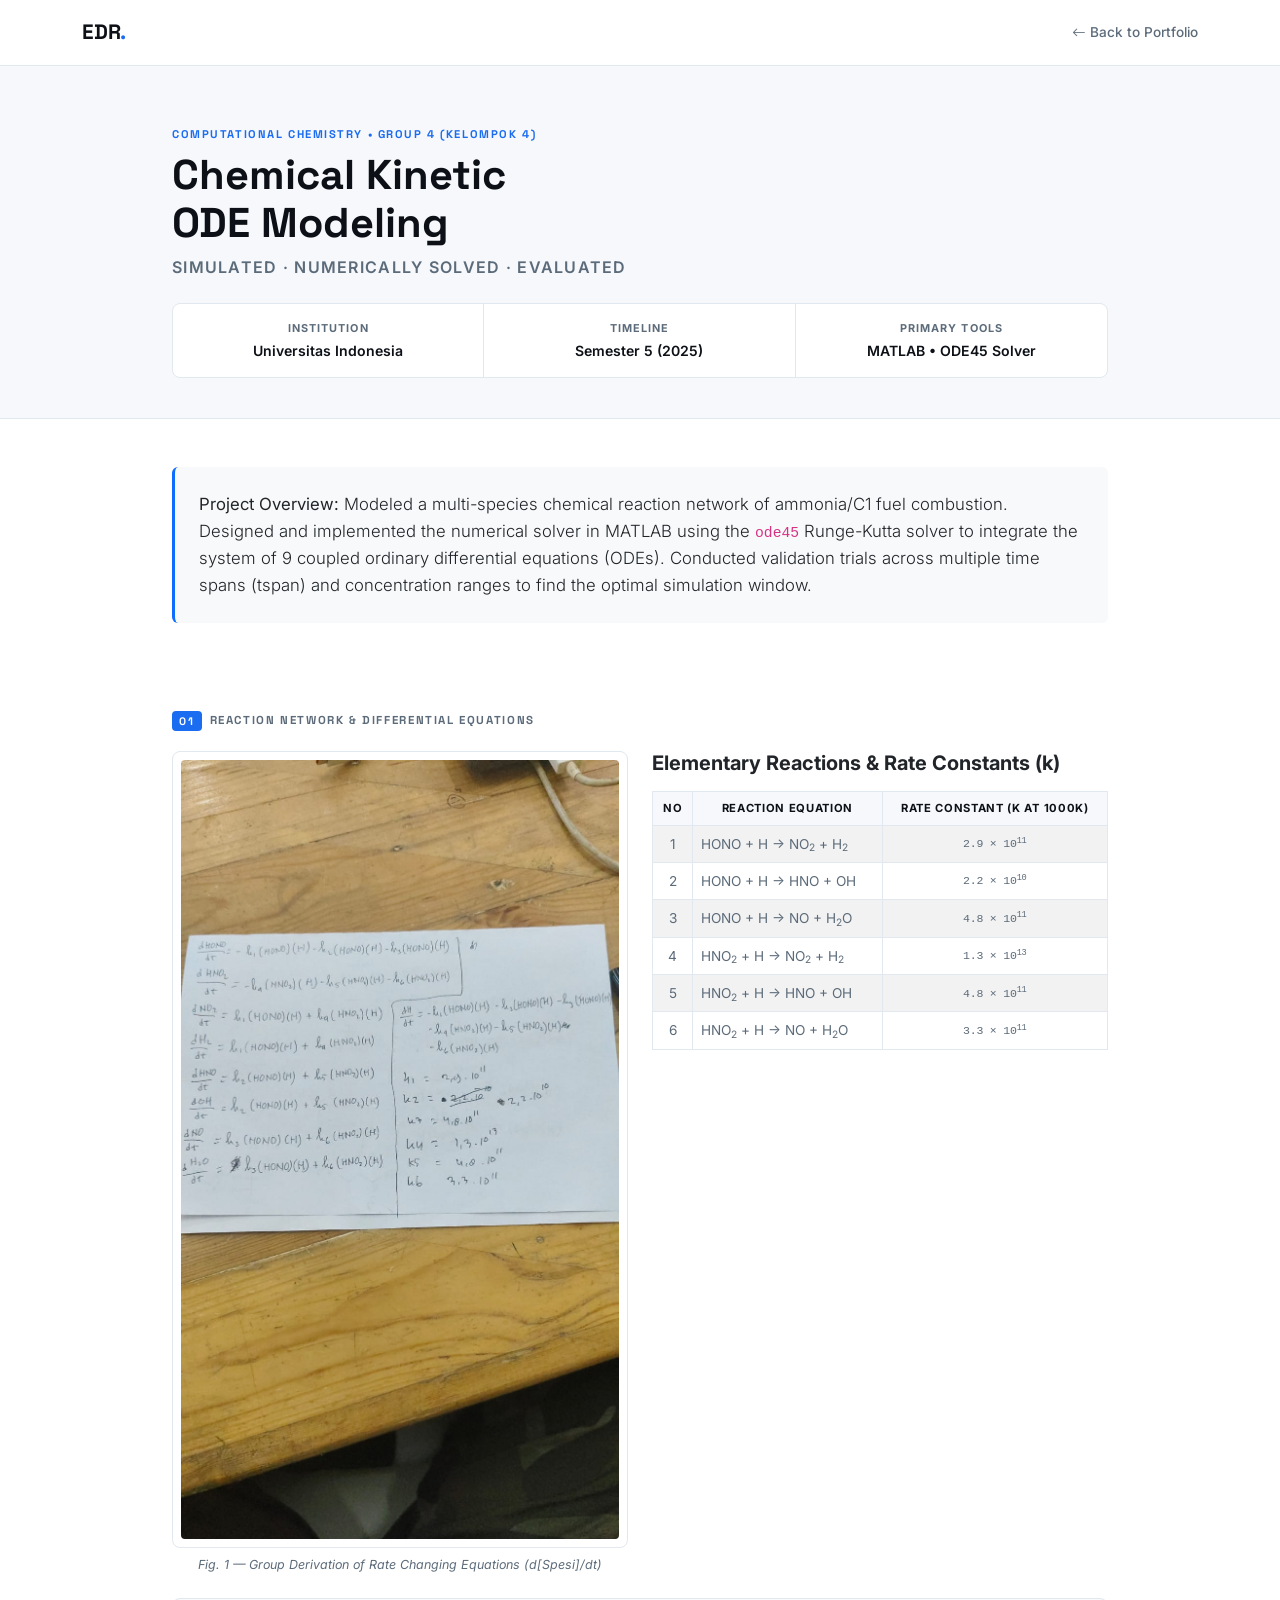
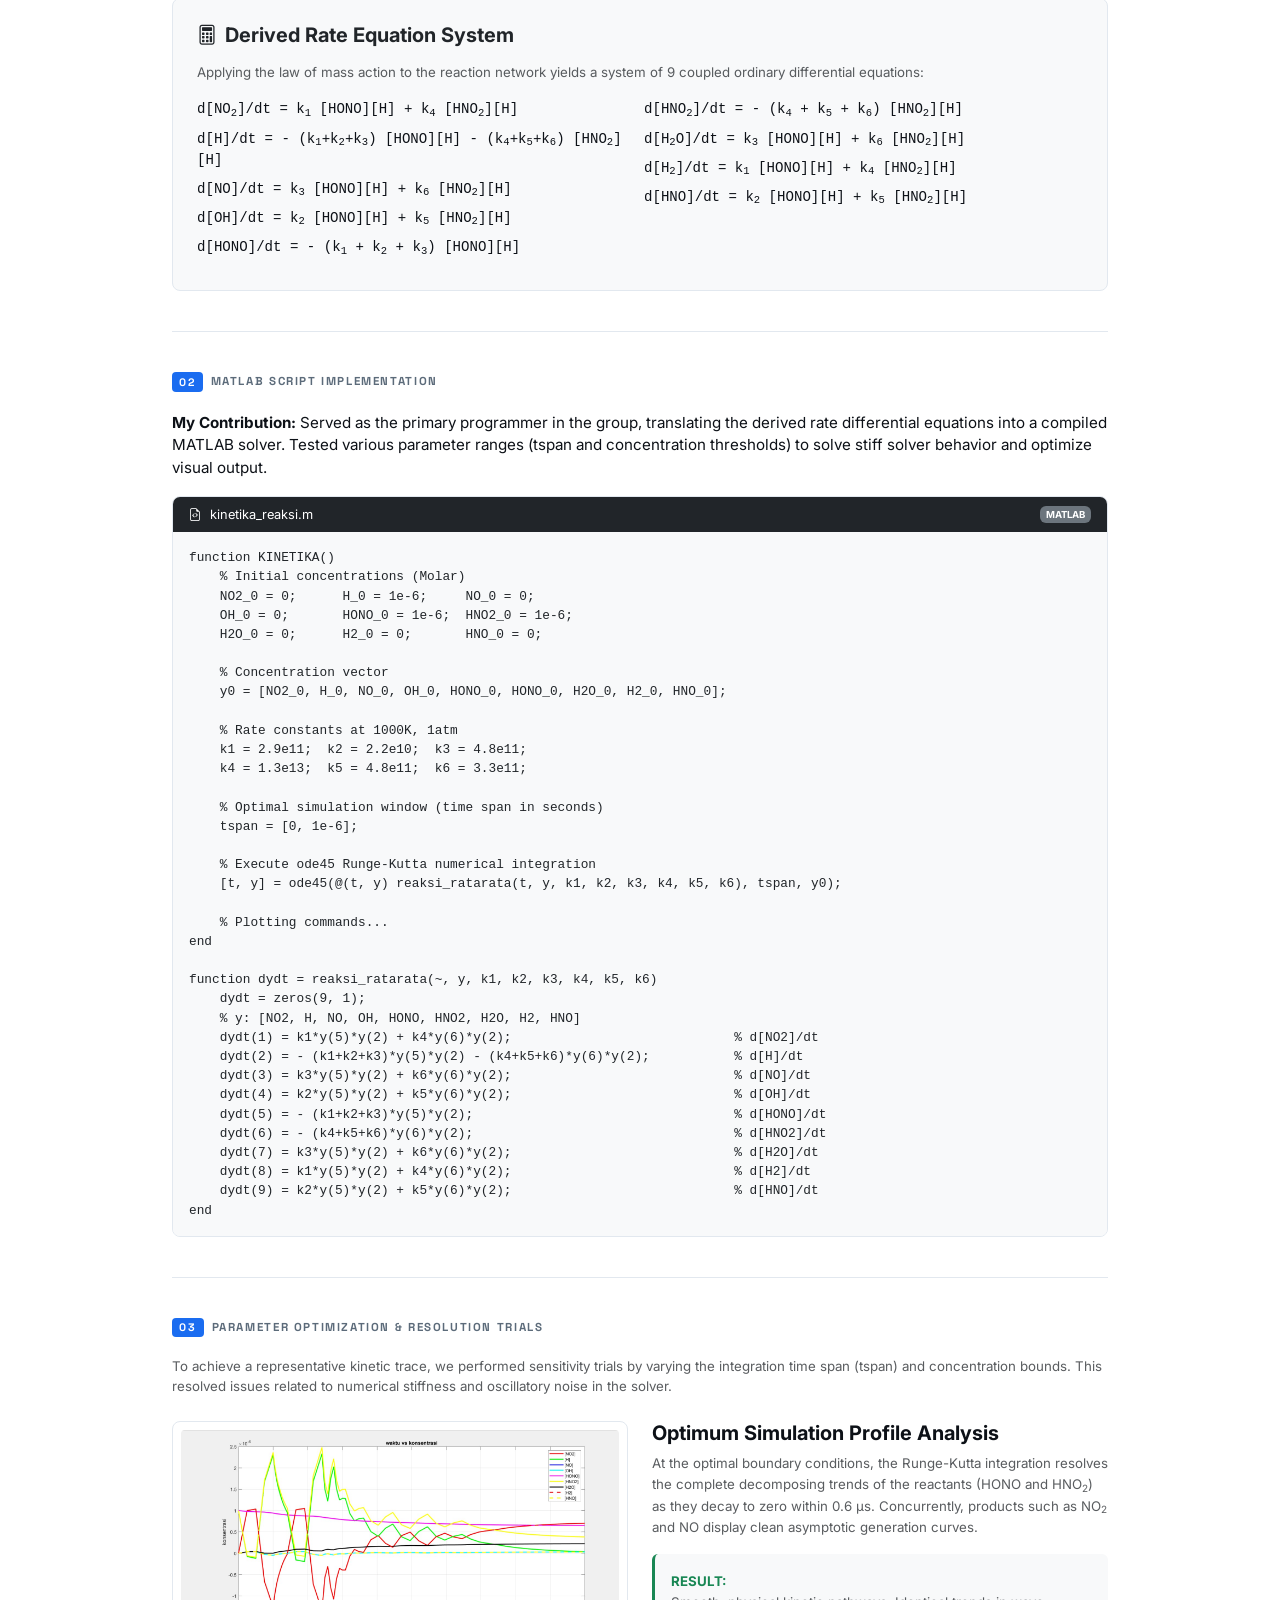
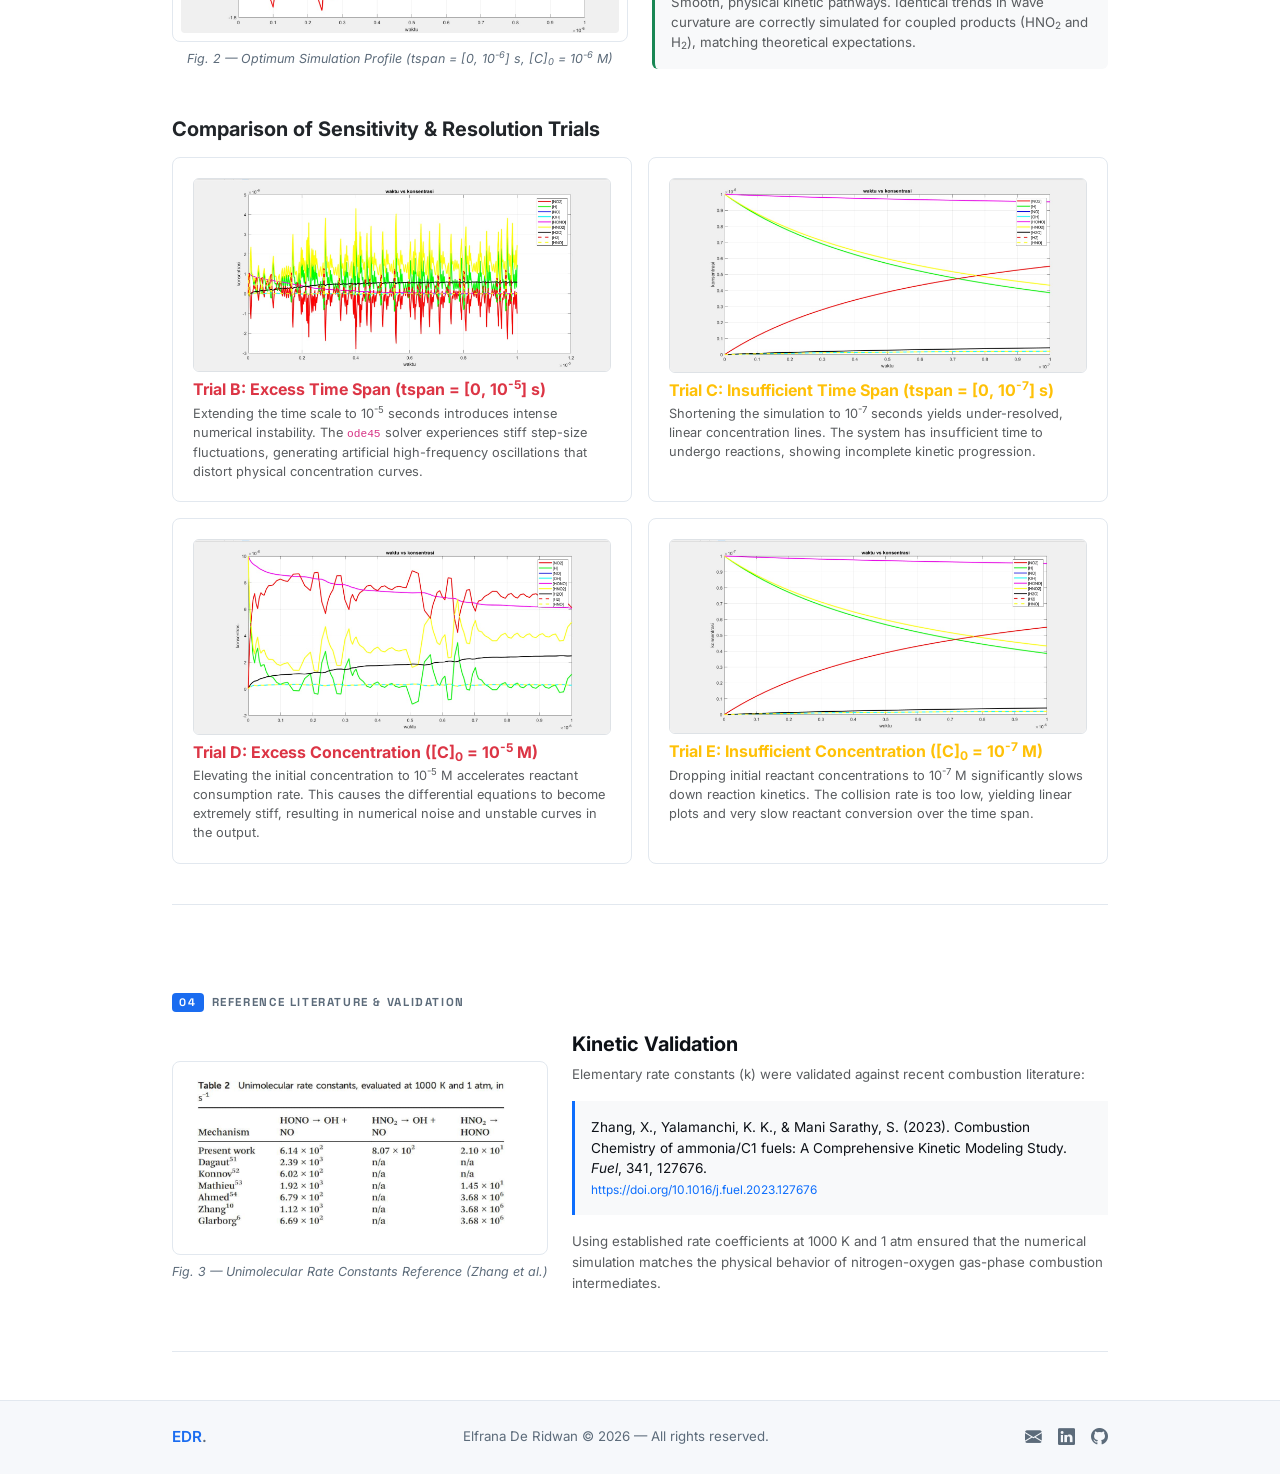
<file: docs/project_computational_chemistry.html>
<!DOCTYPE html>
<html lang="en">
<head>
  <meta charset="UTF-8" />
  <meta name="viewport" content="width=device-width, initial-scale=1.0" />
  <meta name="description" content="Chemical Kinetic ODE Modeling Project — Computational Chemistry, MATLAB, ode45, Combustion Kinetics. Elfrana De Ridwan." />
  <title>Chemical Kinetic ODE Modeling | Elfrana De Ridwan</title>
  <link href="https://cdn.jsdelivr.net/npm/bootstrap@5.3.3/dist/css/bootstrap.min.css" rel="stylesheet">
  <link href="https://cdn.jsdelivr.net/npm/bootstrap-icons@1.11.3/font/bootstrap-icons.css" rel="stylesheet">
  <link href="https://fonts.googleapis.com/css2?family=Inter:wght@300;400;500;600;700&family=Space+Grotesk:wght@400;500;600;700&display=swap" rel="stylesheet">
  <link rel="stylesheet" href="static/css/style.css" />
</head>
<body>

<!-- NAVBAR -->
<nav class="navbar navbar-expand-lg sticky-top" id="mainNav">
  <div class="container">
    <a class="navbar-brand fw-bold" href="index.html">EDR<span class="text-accent">.</span></a>
    <div class="ms-auto">
      <a href="index.html" class="btn-back"><i class="bi bi-arrow-left me-1"></i>Back to Portfolio</a>
    </div>
  </div>
</nav>

<!-- HEADER -->
<section class="project-hero">
  <div class="container" style="max-width:960px;">
    <p class="label-tag mb-2">Computational Chemistry &bull; Group 4 (Kelompok 4)</p>
    <h1 class="proj-hero-title">Chemical Kinetic<br>ODE Modeling</h1>
    <p class="proj-hero-sub">Simulated &middot; Numerically Solved &middot; Evaluated</p>

    <!-- Meta -->
    <div class="meta-strip row g-0 mt-4">
      <div class="col-4 meta-cell text-center">
        <div class="meta-key">Institution</div>
        <div class="meta-val">Universitas Indonesia</div>
      </div>
      <div class="col-4 meta-cell text-center">
        <div class="meta-key">Timeline</div>
        <div class="meta-val">Semester 5 (2025)</div>
      </div>
      <div class="col-4 meta-cell text-center" style="border:none">
        <div class="meta-key">Primary Tools</div>
        <div class="meta-val">MATLAB &bull; ODE45 Solver</div>
      </div>
    </div>
  </div>
</section>

<div class="container py-5" style="max-width:960px;">

  <!-- Project -->
  <div class="mb-5 p-4 bg-light border-start border-primary border-3 rounded">
    <p class="lead mb-0 text-dark" style="font-size: 1.05rem; line-height: 1.6;">
      <strong>Project Overview:</strong> Modeled a multi-species chemical reaction network of ammonia/C1 fuel combustion. Designed and implemented the numerical solver in MATLAB using the <code>ode45</code> Runge-Kutta solver to integrate the system of 9 coupled ordinary differential equations (ODEs). Conducted validation trials across multiple time spans (tspan) and concentration ranges to find the optimal simulation window.
    </p>
  </div>

  <!-- CHEMICAL MODEL -->
  <section class="proj-section">
    <div class="section-label"><span>01</span> Reaction Network &amp; Differential Equations</div>  
    <div class="row g-4 align-items-start mb-4">
      <div class="col-md-6">
        <div class="img-frame">
          <img src="static/images/compchem_equations.png" alt="Handwritten Kinetic Differential Equations" class="img-fluid">
        </div>
        <p class="img-caption">Fig. 1 — Group Derivation of Rate Changing Equations (d[Spesi]/dt)</p>
      </div>  
      <div class="col-md-6">
        <h5 class="fw-bold mb-3 text-dark">Elementary Reactions &amp; Rate Constants (k)</h5>
        <div class="table-responsive mb-3">
          <table class="table table-bordered table-striped bom-table text-center mb-0" style="font-size:0.85rem">
            <thead>
              <tr>
                <th>No</th>
                <th>Reaction Equation</th>
                <th>Rate Constant (k at 1000K)</th>
              </tr>
            </thead>
            <tbody>
              <tr>
                <td>1</td>
                <td class="text-start">HONO + H &rarr; NO<sub>2</sub> + H<sub>2</sub></td>
                <td class="mono-accent">2.9 &times; 10<sup>11</sup></td>
              </tr>
              <tr>
                <td>2</td>
                <td class="text-start">HONO + H &rarr; HNO + OH</td>
                <td class="mono-accent">2.2 &times; 10<sup>10</sup></td>
              </tr>
              <tr>
                <td>3</td>
                <td class="text-start">HONO + H &rarr; NO + H<sub>2</sub>O</td>
                <td class="mono-accent">4.8 &times; 10<sup>11</sup></td>
              </tr>
              <tr>
                <td>4</td>
                <td class="text-start">HNO<sub>2</sub> + H &rarr; NO<sub>2</sub> + H<sub>2</sub></td>
                <td class="mono-accent">1.3 &times; 10<sup>13</sup></td>
              </tr>
              <tr>
                <td>5</td>
                <td class="text-start">HNO<sub>2</sub> + H &rarr; HNO + OH</td>
                <td class="mono-accent">4.8 &times; 10<sup>11</sup></td>
              </tr>
              <tr>
                <td>6</td>
                <td class="text-start">HNO<sub>2</sub> + H &rarr; NO + H<sub>2</sub>O</td>
                <td class="mono-accent">3.3 &times; 10<sup>11</sup></td>
              </tr>
            </tbody>
          </table>
        </div>
      </div>
    </div>

    <!-- HTML differential equations -->
    <div class="ana-card bg-light p-4">
      <h5 class="fw-bold mb-3 text-dark"><i class="bi bi-calculator me-2"></i>Derived Rate Equation System</h5>
      <p class="small text-muted mb-3">
        Applying the law of mass action to the reaction network yields a system of 9 coupled ordinary differential equations:
      </p>
      <div class="row g-2" style="font-size:0.88rem; font-family:Consolas, monospace;">
        <div class="col-md-6">
          <ul class="list-unstyled mb-0">
            <li class="mb-2">d[NO<sub>2</sub>]/dt = k<sub>1</sub> [HONO][H] + k<sub>4</sub> [HNO<sub>2</sub>][H]</li>
            <li class="mb-2">d[H]/dt = - (k<sub>1</sub>+k<sub>2</sub>+k<sub>3</sub>) [HONO][H] - (k<sub>4</sub>+k<sub>5</sub>+k<sub>6</sub>) [HNO<sub>2</sub>][H]</li>
            <li class="mb-2">d[NO]/dt = k<sub>3</sub> [HONO][H] + k<sub>6</sub> [HNO<sub>2</sub>][H]</li>
            <li class="mb-2">d[OH]/dt = k<sub>2</sub> [HONO][H] + k<sub>5</sub> [HNO<sub>2</sub>][H]</li>
            <li class="mb-2">d[HONO]/dt = - (k<sub>1</sub> + k<sub>2</sub> + k<sub>3</sub>) [HONO][H]</li>
          </ul>
        </div>
        <div class="col-md-6">
          <ul class="list-unstyled mb-0">
            <li class="mb-2">d[HNO<sub>2</sub>]/dt = - (k<sub>4</sub> + k<sub>5</sub> + k<sub>6</sub>) [HNO<sub>2</sub>][H]</li>
            <li class="mb-2">d[H<sub>2</sub>O]/dt = k<sub>3</sub> [HONO][H] + k<sub>6</sub> [HNO<sub>2</sub>][H]</li>
            <li class="mb-2">d[H<sub>2</sub>]/dt = k<sub>1</sub> [HONO][H] + k<sub>4</sub> [HNO<sub>2</sub>][H]</li>
            <li class="mb-2">d[HNO]/dt = k<sub>2</sub> [HONO][H] + k<sub>5</sub> [HNO<sub>2</sub>][H]</li>
          </ul>
        </div>
      </div>
    </div>
  </section>

  <!-- MATLAB CODE IMPLEMENTATION -->
  <section class="proj-section">
    <div class="section-label"><span>02</span> MATLAB Script Implementation</div>
    
    <div class="mb-3">
      <strong>My Contribution:</strong> Served as the primary programmer in the group, translating the derived rate differential equations into a compiled MATLAB solver. Tested various parameter ranges (tspan and concentration thresholds) to solve stiff solver behavior and optimize visual output.
    </div>

    <!-- Code Block -->
    <div class="ana-card p-0" style="overflow:hidden">
      <div class="bg-dark px-3 py-2 text-white d-flex justify-content-between align-items-center" style="font-size:0.8rem">
        <span><i class="bi bi-file-earmark-code me-2"></i>kinetika_reaksi.m</span>
        <span class="badge bg-secondary">MATLAB</span>
      </div>
      <pre class="m-0 p-3 bg-light text-dark" style="font-family:Consolas, monospace; font-size:0.8rem; overflow-x:auto;">
function KINETIKA()
    % Initial concentrations (Molar)
    NO2_0 = 0;      H_0 = 1e-6;     NO_0 = 0;      
    OH_0 = 0;       HONO_0 = 1e-6;  HNO2_0 = 1e-6; 
    H2O_0 = 0;      H2_0 = 0;       HNO_0 = 0;

    % Concentration vector
    y0 = [NO2_0, H_0, NO_0, OH_0, HONO_0, HONO_0, H2O_0, H2_0, HNO_0];

    % Rate constants at 1000K, 1atm
    k1 = 2.9e11;  k2 = 2.2e10;  k3 = 4.8e11;
    k4 = 1.3e13;  k5 = 4.8e11;  k6 = 3.3e11;

    % Optimal simulation window (time span in seconds)
    tspan = [0, 1e-6]; 
    
    % Execute ode45 Runge-Kutta numerical integration
    [t, y] = ode45(@(t, y) reaksi_ratarata(t, y, k1, k2, k3, k4, k5, k6), tspan, y0);
    
    % Plotting commands...
end

function dydt = reaksi_ratarata(~, y, k1, k2, k3, k4, k5, k6)
    dydt = zeros(9, 1);
    % y: [NO2, H, NO, OH, HONO, HNO2, H2O, H2, HNO]
    dydt(1) = k1*y(5)*y(2) + k4*y(6)*y(2);                             % d[NO2]/dt
    dydt(2) = - (k1+k2+k3)*y(5)*y(2) - (k4+k5+k6)*y(6)*y(2);           % d[H]/dt
    dydt(3) = k3*y(5)*y(2) + k6*y(6)*y(2);                             % d[NO]/dt
    dydt(4) = k2*y(5)*y(2) + k5*y(6)*y(2);                             % d[OH]/dt
    dydt(5) = - (k1+k2+k3)*y(5)*y(2);                                  % d[HONO]/dt
    dydt(6) = - (k4+k5+k6)*y(6)*y(2);                                  % d[HNO2]/dt
    dydt(7) = k3*y(5)*y(2) + k6*y(6)*y(2);                             % d[H2O]/dt
    dydt(8) = k1*y(5)*y(2) + k4*y(6)*y(2);                             % d[H2]/dt
    dydt(9) = k2*y(5)*y(2) + k5*y(6)*y(2);                             % d[HNO]/dt
end</pre>
    </div>
  </section>

  <!-- SIMULATION PARAMETERS OPTIMIZATION -->
  <section class="proj-section">
    <div class="section-label"><span>03</span> Parameter Optimization &amp; Resolution Trials</div>
    <p class="small text-muted mb-4">
      To achieve a representative kinetic trace, we performed sensitivity trials by varying the integration time span (tspan) and concentration bounds. This resolved issues related to numerical stiffness and oscillatory noise in the solver.
    </p>

    <!-- Main Optimum Graph -->
    <div class="row g-4 align-items-center mb-5">
      <div class="col-md-6 text-center">
        <div class="img-frame">
          <img src="static/images/compchem_graph_1.png" alt="Optimum Simulation Graph" class="img-fluid">
        </div>
        <p class="img-caption">Fig. 2 — Optimum Simulation Profile (tspan = [0, 10<sup>-6</sup>] s, [C]<sub>0</sub> = 10<sup>-6</sup> M)</p>
      </div>
      <div class="col-md-6">
        <h5 class="fw-bold mb-2">Optimum Simulation Profile Analysis</h5>
        <p class="small text-muted" style="line-height: 1.6;">
          At the optimal boundary conditions, the Runge-Kutta integration resolves the complete decomposing trends of the reactants (HONO and HNO<sub>2</sub>) as they decay to zero within 0.6 &mu;s. Concurrently, products such as NO<sub>2</sub> and NO display clean asymptotic generation curves.
        </p>
        <div class="bg-light p-3 rounded border-start border-success border-3">
          <span class="small fw-bold text-success text-uppercase">Result:</span>
          <p class="small text-muted mb-0">Smooth, physical kinetic pathways. Identical trends in wave curvature are correctly simulated for coupled products (HNO<sub>2</sub> and H<sub>2</sub>), matching theoretical expectations.</p>
        </div>
      </div>
    </div>

    <!-- Comparative Grid for Trials -->
    <h5 class="fw-bold mb-3 text-dark">Comparison of Sensitivity &amp; Resolution Trials</h5>
    <div class="row g-3">
      <!-- Trial 2: Excess Time Span -->
      <div class="col-md-6">
        <div class="ana-card h-100">
          <img src="static/images/compchem_graph_2.png" alt="Excess Time Span Graph" class="img-fluid rounded mb-2 border">
          <h6 class="fw-bold mb-1 text-danger">Trial B: Excess Time Span (tspan = [0, 10<sup>-5</sup>] s)</h6>
          <p class="small text-muted mb-0" style="font-size: 0.8rem;">
            Extending the time scale to 10<sup>-5</sup> seconds introduces intense numerical instability. The <code>ode45</code> solver experiences stiff step-size fluctuations, generating artificial high-frequency oscillations that distort physical concentration curves.
          </p>
        </div>
      </div>

      <!-- Trial 3: Insufficient Time Span -->
      <div class="col-md-6">
        <div class="ana-card h-100">
          <img src="static/images/compchem_graph_3.png" alt="Insufficient Time Span Graph" class="img-fluid rounded mb-2 border">
          <h6 class="fw-bold mb-1 text-warning">Trial C: Insufficient Time Span (tspan = [0, 10<sup>-7</sup>] s)</h6>
          <p class="small text-muted mb-0" style="font-size: 0.8rem;">
            Shortening the simulation to 10<sup>-7</sup> seconds yields under-resolved, linear concentration lines. The system has insufficient time to undergo reactions, showing incomplete kinetic progression.
          </p>
        </div>
      </div>

      <!-- Trial 4: Excess Concentration -->
      <div class="col-md-6">
        <div class="ana-card h-100">
          <img src="static/images/compchem_graph_4.png" alt="Excess Concentration Graph" class="img-fluid rounded mb-2 border">
          <h6 class="fw-bold mb-1 text-danger">Trial D: Excess Concentration ([C]<sub>0</sub> = 10<sup>-5</sup> M)</h6>
          <p class="small text-muted mb-0" style="font-size: 0.8rem;">
            Elevating the initial concentration to 10<sup>-5</sup> M accelerates reactant consumption rate. This causes the differential equations to become extremely stiff, resulting in numerical noise and unstable curves in the output.
          </p>
        </div>
      </div>

      <!-- Trial 5: Insufficient Concentration -->
      <div class="col-md-6">
        <div class="ana-card h-100">
          <img src="static/images/compchem_graph_5.png" alt="Insufficient Concentration Graph" class="img-fluid rounded mb-2 border">
          <h6 class="fw-bold mb-1 text-warning">Trial E: Insufficient Concentration ([C]<sub>0</sub> = 10<sup>-7</sup> M)</h6>
          <p class="small text-muted mb-0" style="font-size: 0.8rem;">
            Dropping initial reactant concentrations to 10<sup>-7</sup> M significantly slows down reaction kinetics. The collision rate is too low, yielding linear plots and very slow reactant conversion over the time span.
          </p>
        </div>
      </div>
    </div>
  </section>

  <!-- REFERENCE LITERATURE -->
  <section class="proj-section mt-5">
    <div class="section-label"><span>04</span> Reference Literature &amp; Validation</div>
    
    <div class="row g-4 align-items-center">
      <div class="col-md-5 text-center">
        <div class="img-frame">
          <img src="static/images/compchem_table_ref.png" alt="Reference Table" class="img-fluid">
        </div>
        <p class="img-caption">Fig. 3 — Unimolecular Rate Constants Reference (Zhang et al.)</p>
      </div>
      <div class="col-md-7">
        <h5 class="fw-bold mb-2">Kinetic Validation</h5>
        <p class="small text-muted" style="line-height: 1.6;">
          Elementary rate constants (k) were validated against recent combustion literature:
        </p>
        <blockquote class="blockquote bg-light p-3 border-start border-primary border-3" style="font-size:0.85rem">
          Zhang, X., Yalamanchi, K. K., &amp; Mani Sarathy, S. (2023). Combustion Chemistry of ammonia/C1 fuels: A Comprehensive Kinetic Modeling Study. <em>Fuel</em>, 341, 127676.<br>
          <a href="https://doi.org/10.1016/j.fuel.2023.127676" target="_blank" class="small text-decoration-none">https://doi.org/10.1016/j.fuel.2023.127676</a>
        </blockquote>
        <p class="small text-muted" style="line-height: 1.6;">
          Using established rate coefficients at 1000 K and 1 atm ensured that the numerical simulation matches the physical behavior of nitrogen-oxygen gas-phase combustion intermediates.
        </p>
      </div>
    </div>
  </section>
  
</div>

<!-- FOOTER -->
<footer class="site-footer py-4">
  <div class="container d-flex flex-column flex-md-row justify-content-between align-items-center gap-2" style="max-width: 960px;">
    <span class="fw-600" style="color:var(--accent)">EDR<span style="color:var(--txt-muted)">.</span></span>
    <span class="small txt-muted">Elfrana De Ridwan &copy; 2026 &mdash; All rights reserved.</span>
    <div class="d-flex gap-3">
      <a href="mailto:elfrana.de@ui.ac.id" class="footer-link"><i class="bi bi-envelope-fill"></i></a>
      <a href="https://www.linkedin.com/in/elfrana-de-ridwan-ba3712145" target="_blank" class="footer-link"><i class="bi bi-linkedin"></i></a>
      <a href="https://github.com/elfranar" target="_blank" class="footer-link"><i class="bi bi-github"></i></a>
    </div>
  </div>
</footer>

<script src="https://cdn.jsdelivr.net/npm/bootstrap@5.3.3/dist/js/bootstrap.bundle.min.js"></script>
</body>
</html>
</file>
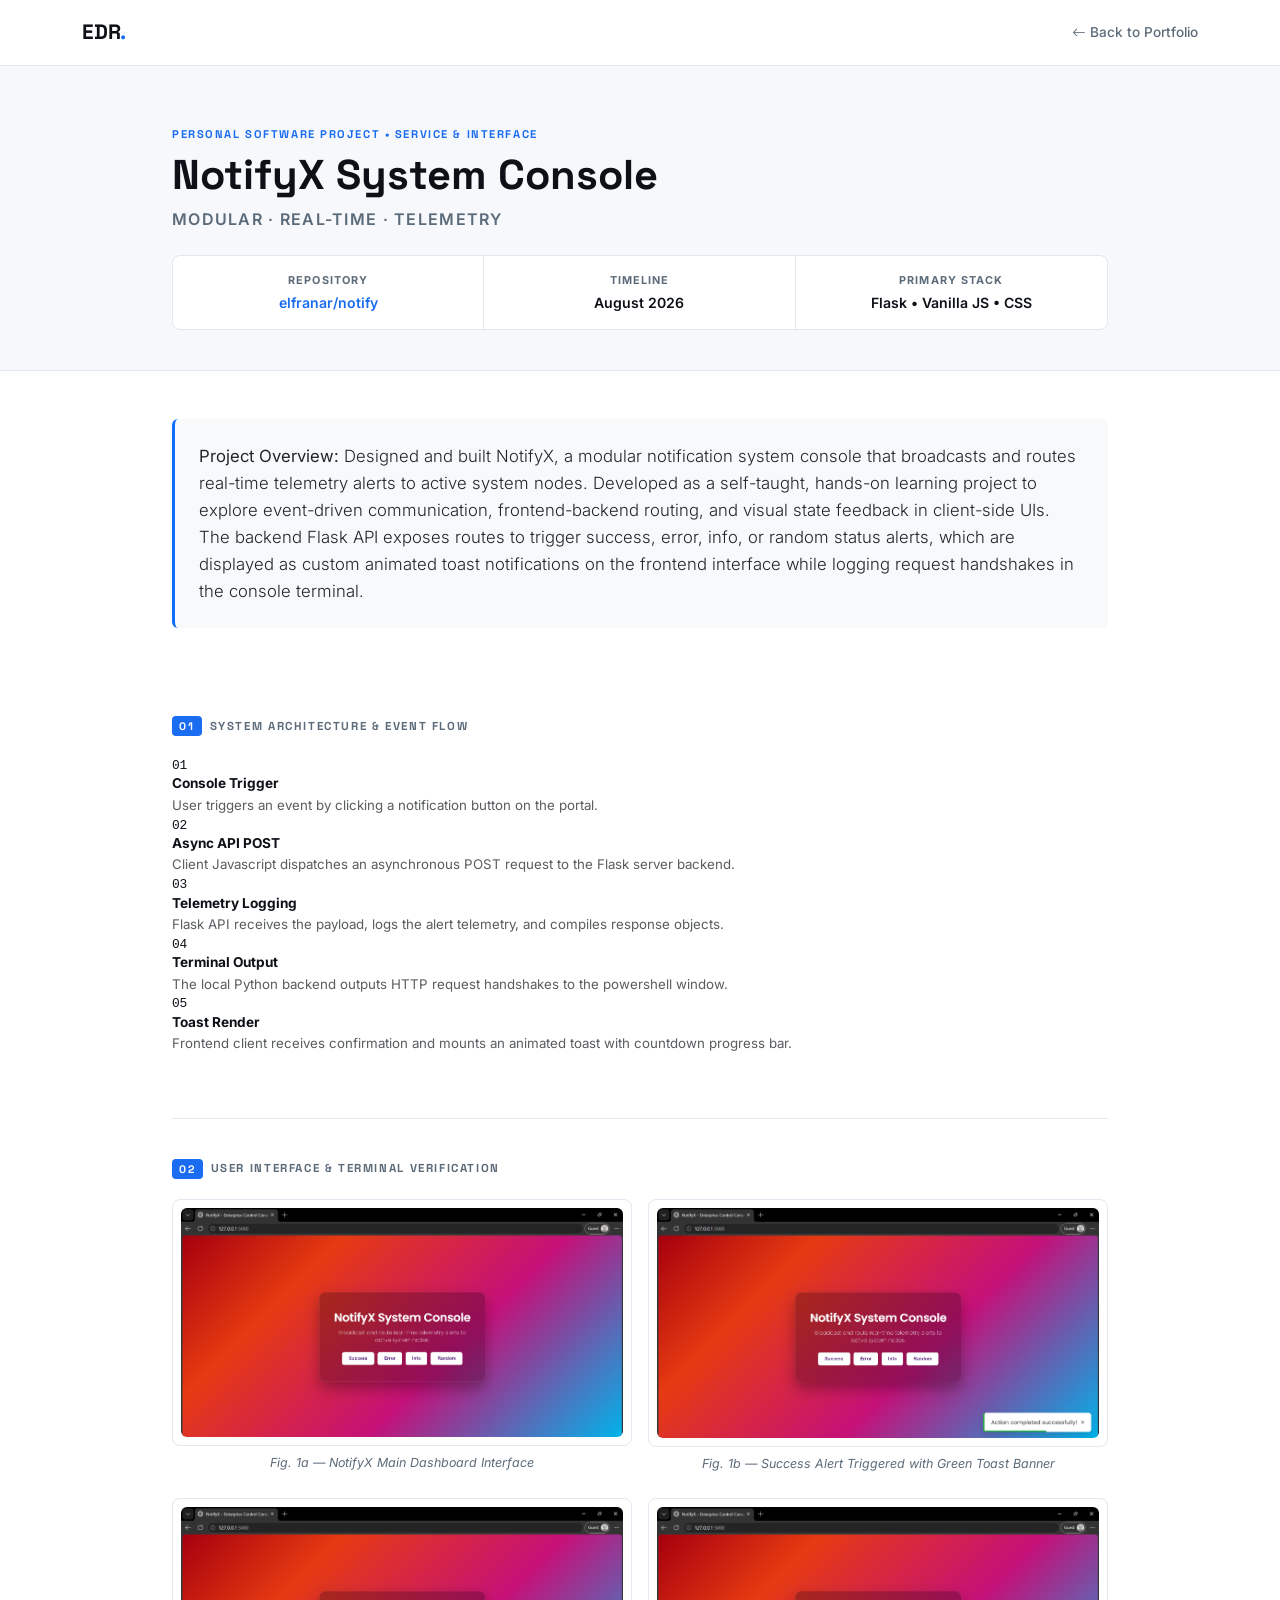
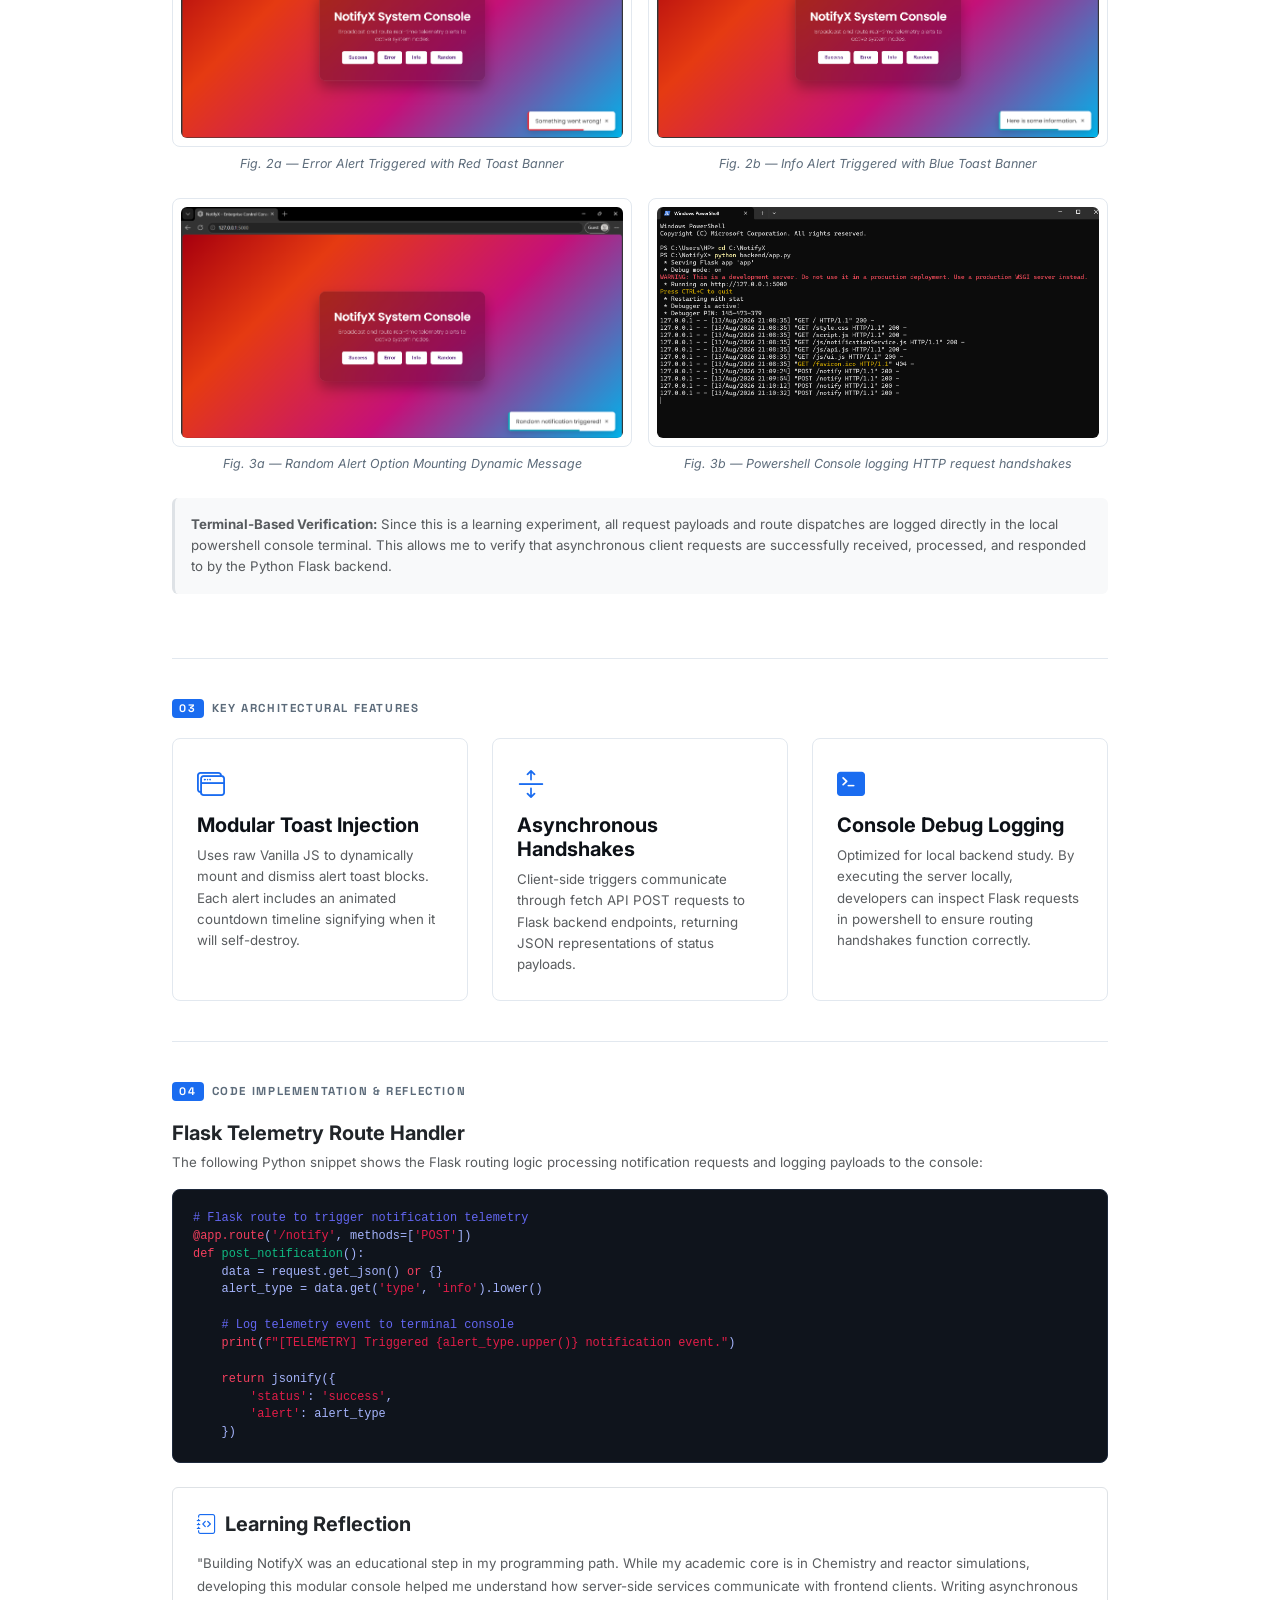
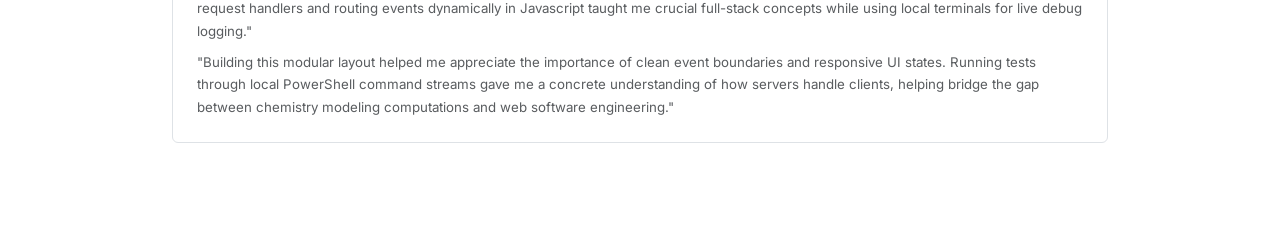
<file: docs/project_notify.html>
<!DOCTYPE html>
<html lang="en">
<head>
  <meta charset="UTF-8" />
  <meta name="viewport" content="width=device-width, initial-scale=1.0" />
  <meta name="description" content="NotifyX Modular Notification System Project — Flask, Vanilla JS, CSS, Asynchronous APIs. Elfrana De Ridwan." />
  <title>NotifyX Notification System | Elfrana De Ridwan</title>

  <link href="https://cdn.jsdelivr.net/npm/bootstrap@5.3.3/dist/css/bootstrap.min.css" rel="stylesheet">
  <link href="https://cdn.jsdelivr.net/npm/bootstrap-icons@1.11.3/font/bootstrap-icons.css" rel="stylesheet">
  <link href="https://fonts.googleapis.com/css2?family=Inter:wght@300;400;500;600;700&family=Space+Grotesk:wght@400;500;600;700&display=swap" rel="stylesheet">
  <link rel="stylesheet" href="static/css/style.css" />
</head>
<body>

<!-- ── NAVBAR ─────────────────────────────────── -->
<nav class="navbar navbar-expand-lg sticky-top" id="mainNav">
  <div class="container">
    <a class="navbar-brand fw-bold" href="index.html">EDR<span class="text-accent">.</span></a>
    <div class="ms-auto">
      <a href="index.html" class="btn-back"><i class="bi bi-arrow-left me-1"></i>Back to Portfolio</a>
    </div>
  </div>
</nav>

<!-- ── PROJECT HEADER ─────────────────────────── -->
<section class="project-hero">
  <div class="container" style="max-width:960px;">
    <p class="label-tag mb-2">Personal Software Project &bull; Service &amp; Interface</p>
    <h1 class="proj-hero-title">NotifyX System Console</h1>
    <p class="proj-hero-sub">Modular &middot; Real-time &middot; Telemetry</p>

    <!-- Meta strip -->
    <div class="meta-strip row g-0 mt-4">
      <div class="col-4 meta-cell text-center">
        <div class="meta-key">Repository</div>
        <div class="meta-val"><a href="https://github.com/elfranar/notify" target="_blank" class="text-decoration-none text-accent text-break">elfranar/notify</a></div>
      </div>
      <div class="col-4 meta-cell text-center">
        <div class="meta-key">Timeline</div>
        <div class="meta-val">August 2026</div>
      </div>
      <div class="col-4 meta-cell text-center" style="border:none">
        <div class="meta-key">Primary Stack</div>
        <div class="meta-val">Flask &bull; Vanilla JS &bull; CSS</div>
      </div>
    </div>
  </div>
</section>

<div class="container py-5" style="max-width:960px;">

  <!-- Initial Project Description -->
  <div class="mb-5 p-4 bg-light border-start border-primary border-3 rounded">
    <p class="lead mb-0 text-dark" style="font-size: 1.05rem; line-height: 1.6;">
      <strong>Project Overview:</strong> Designed and built NotifyX, a modular notification system console that broadcasts and routes real-time telemetry alerts to active system nodes. Developed as a self-taught, hands-on learning project to explore event-driven communication, frontend-backend routing, and visual state feedback in client-side UIs. The backend Flask API exposes routes to trigger success, error, info, or random status alerts, which are displayed as custom animated toast notifications on the frontend interface while logging request handshakes in the console terminal.
    </p>
  </div>

  <!-- ── 1. ARCHITECTURE & EVENT FLOW ───────────── -->
  <section class="proj-section">
    <div class="section-label"><span>01</span> System Architecture &amp; Event Flow</div>
    
    <!-- Flow diagram wrapper using CSS flexbox for clean workflow -->
    <div class="approach-pipeline mb-4">
      <div class="approach-step">
        <div class="approach-num mono-accent">01</div>
        <h5 class="fw-bold mb-1" style="font-size:0.85rem">Console Trigger</h5>
        <p class="small text-muted mb-0">User triggers an event by clicking a notification button on the portal.</p>
      </div>
      <div class="approach-step">
        <div class="approach-num mono-accent">02</div>
        <h5 class="fw-bold mb-1" style="font-size:0.85rem">Async API POST</h5>
        <p class="small text-muted mb-0">Client Javascript dispatches an asynchronous POST request to the Flask server backend.</p>
      </div>
      <div class="approach-step">
        <div class="approach-num mono-accent">03</div>
        <h5 class="fw-bold mb-1" style="font-size:0.85rem">Telemetry Logging</h5>
        <p class="small text-muted mb-0">Flask API receives the payload, logs the alert telemetry, and compiles response objects.</p>
      </div>
      <div class="approach-step">
        <div class="approach-num mono-accent">04</div>
        <h5 class="fw-bold mb-1" style="font-size:0.85rem">Terminal Output</h5>
        <p class="small text-muted mb-0">The local Python backend outputs HTTP request handshakes to the powershell window.</p>
      </div>
      <div class="approach-step">
        <div class="approach-num mono-accent">05</div>
        <h5 class="fw-bold mb-1" style="font-size:0.85rem">Toast Render</h5>
        <p class="small text-muted mb-0">Frontend client receives confirmation and mounts an animated toast with countdown progress bar.</p>
      </div>
    </div>
  </section>

  <!-- ── 2. INTERFACE & TELEMETRY LOGS ─────────── -->
  <section class="proj-section">
    <div class="section-label"><span>02</span> User Interface &amp; Terminal Verification</div>
    
    <!-- Row 1: Login Form screenshots -->
    <div class="row g-3 mb-4">
      <div class="col-md-6 text-center">
        <div class="img-frame">
          <img src="static/images/notify_console.png" alt="NotifyX system console main panel" class="img-fluid rounded" style="max-height: 380px; object-fit: contain; width: 100%;">
        </div>
        <p class="img-caption">Fig. 1a — NotifyX Main Dashboard Interface</p>
      </div>
      <div class="col-md-6 text-center">
        <div class="img-frame">
          <img src="static/images/notify_success_toast.png" alt="Success notification alert triggered" class="img-fluid rounded" style="max-height: 380px; object-fit: contain; width: 100%;">
        </div>
        <p class="img-caption">Fig. 1b — Success Alert Triggered with Green Toast Banner</p>
      </div>
    </div>

    <!-- Row 2: Verification screen and console logs -->
    <div class="row g-3 mb-4">
      <div class="col-md-6 text-center">
        <div class="img-frame">
          <img src="static/images/notify_error_toast.png" alt="Error notification alert triggered" class="img-fluid rounded" style="max-height: 380px; object-fit: contain; width: 100%;">
        </div>
        <p class="img-caption">Fig. 2a — Error Alert Triggered with Red Toast Banner</p>
      </div>
      <div class="col-md-6 text-center">
        <div class="img-frame">
          <img src="static/images/notify_info_toast.png" alt="Info notification alert triggered" class="img-fluid rounded" style="max-height: 380px; object-fit: contain; width: 100%;">
        </div>
        <p class="img-caption">Fig. 2b — Info Alert Triggered with Blue Toast Banner</p>
      </div>
    </div>

    <!-- Row 3: Random and Powershell logs -->
    <div class="row g-3 mb-4">
      <div class="col-md-6 text-center">
        <div class="img-frame">
          <img src="static/images/notify_random_toast.png" alt="Random notification alert triggered" class="img-fluid rounded" style="max-height: 380px; object-fit: contain; width: 100%;">
        </div>
        <p class="img-caption">Fig. 3a — Random Alert Option Mounting Dynamic Message</p>
      </div>
      <div class="col-md-6 text-center">
        <div class="img-frame">
          <img src="static/images/notify_terminal_log.png" alt="Powershell console window showing Flask requests" class="img-fluid rounded" style="max-height: 380px; object-fit: contain; width: 100%;">
        </div>
        <p class="img-caption">Fig. 3b — Powershell Console logging HTTP request handshakes</p>
      </div>
    </div>

    <!-- Interface description -->
    <div class="p-3 bg-light border-start border-accent border-3 rounded mb-4">
      <p class="small text-muted mb-0" style="line-height:1.6">
        <strong>Terminal-Based Verification:</strong> Since this is a learning experiment, all request payloads and route dispatches are logged directly in the local powershell console terminal. This allows me to verify that asynchronous client requests are successfully received, processed, and responded to by the Python Flask backend.
      </p>
    </div>
  </section>

  <!-- ── 3. KEY ARCHITECTURAL FEATURES ─────────── -->
  <section class="proj-section">
    <div class="section-label"><span>03</span> Key Architectural Features</div>
    <div class="row g-4">
      <div class="col-md-4">
        <div class="skill-card h-100 p-4">
          <div class="fs-3 text-accent mb-2"><i class="bi bi-window-stack"></i></div>
          <h5 class="fw-bold mb-2">Modular Toast Injection</h5>
          <p class="text-muted small mb-0" style="line-height: 1.6;">
            Uses raw Vanilla JS to dynamically mount and dismiss alert toast blocks. Each alert includes an animated countdown timeline signifying when it will self-destroy.
          </p>
        </div>
      </div>
      <div class="col-md-4">
        <div class="skill-card h-100 p-4">
          <div class="fs-3 text-accent mb-2"><i class="bi bi-arrows-expand"></i></div>
          <h5 class="fw-bold mb-2">Asynchronous Handshakes</h5>
          <p class="text-muted small mb-0" style="line-height: 1.6;">
            Client-side triggers communicate through fetch API POST requests to Flask backend endpoints, returning JSON representations of status payloads.
          </p>
        </div>
      </div>
      <div class="col-md-4">
        <div class="skill-card h-100 p-4">
          <div class="fs-3 text-accent mb-2"><i class="bi bi-terminal-fill"></i></div>
          <h5 class="fw-bold mb-2">Console Debug Logging</h5>
          <p class="text-muted small mb-0" style="line-height: 1.6;">
            Optimized for local backend study. By executing the server locally, developers can inspect Flask requests in powershell to ensure routing handshakes function correctly.
          </p>
        </div>
      </div>
    </div>
  </section>

  <!-- ── 4. CODE IMPLEMENTATION & REFLECTION ────── -->
  <section class="proj-section" style="border:none;">
    <div class="section-label"><span>04</span> Code Implementation &amp; Reflection</div>

    <h5 class="fw-bold text-dark mb-2">Flask Telemetry Route Handler</h5>
    <p class="text-muted small mb-3">
      The following Python snippet shows the Flask routing logic processing notification requests and logging payloads to the console:
    </p>

    <!-- Code Block -->
    <div class="code-wrap mb-4" style="background:#0f141c; color:#a5b4fc; padding:20px; border-radius:8px; border:1px solid #1e293b; font-family:SFMono-Regular, Consolas, monospace; font-size:0.85rem; overflow-x:auto;">
<pre style="margin:0;"><span style="color:#6366f1;"># Flask route to trigger notification telemetry</span>
<span style="color:#f43f5e;">@app.route</span>(<span style="color:#e11d48;">'/notify'</span>, methods=[<span style="color:#e11d48;">'POST'</span>])
<span style="color:#f43f5e;">def</span> <span style="color:#10b981;">post_notification</span>():
    data = request.get_json() <span style="color:#f43f5e;">or</span> {}
    alert_type = data.get(<span style="color:#e11d48;">'type'</span>, <span style="color:#e11d48;">'info'</span>).lower()
    
    <span style="color:#6366f1;"># Log telemetry event to terminal console</span>
    <span style="color:#f43f5e;">print</span>(<span style="color:#e11d48;">f"[TELEMETRY] Triggered {alert_type.upper()} notification event."</span>)
    
    <span style="color:#f43f5e;">return</span> jsonify({
        <span style="color:#e11d48;">'status'</span>: <span style="color:#e11d48;">'success'</span>,
        <span style="color:#e11d48;">'alert'</span>: alert_type
    })</pre>
    </div>

    <!-- Personal Reflection -->
    <div class="ana-card bg-white border rounded p-4">
      <h5 class="fw-bold mb-3 text-dark"><i class="bi bi-journal-code me-2 text-accent"></i>Learning Reflection</h5>
      <p class="small text-muted mb-2" style="line-height:1.7">
        "Building NotifyX was an educational step in my programming path. While my academic core is in Chemistry and reactor simulations, developing this modular console helped me understand how server-side services communicate with frontend clients. Writing asynchronous request handlers and routing events dynamically in Javascript taught me crucial full-stack concepts while using local terminals for live debug logging."
      </p>
      <p class="small text-muted mb-0" style="line-height:1.7">
        "Building this modular layout helped me appreciate the importance of clean event boundaries and responsive UI states. Running tests through local PowerShell command streams gave me a concrete understanding of how servers handle clients, helping bridge the gap between chemistry modeling computations and web software engineering."
      </p>
    </div>
  </section>

</div>

<script src="https://cdn.jsdelivr.net/npm/bootstrap@5.3.3/dist/js/bootstrap.bundle.min.js"></script>
<script src="static/js/main.js"></script>
</body>
</html>
</file>
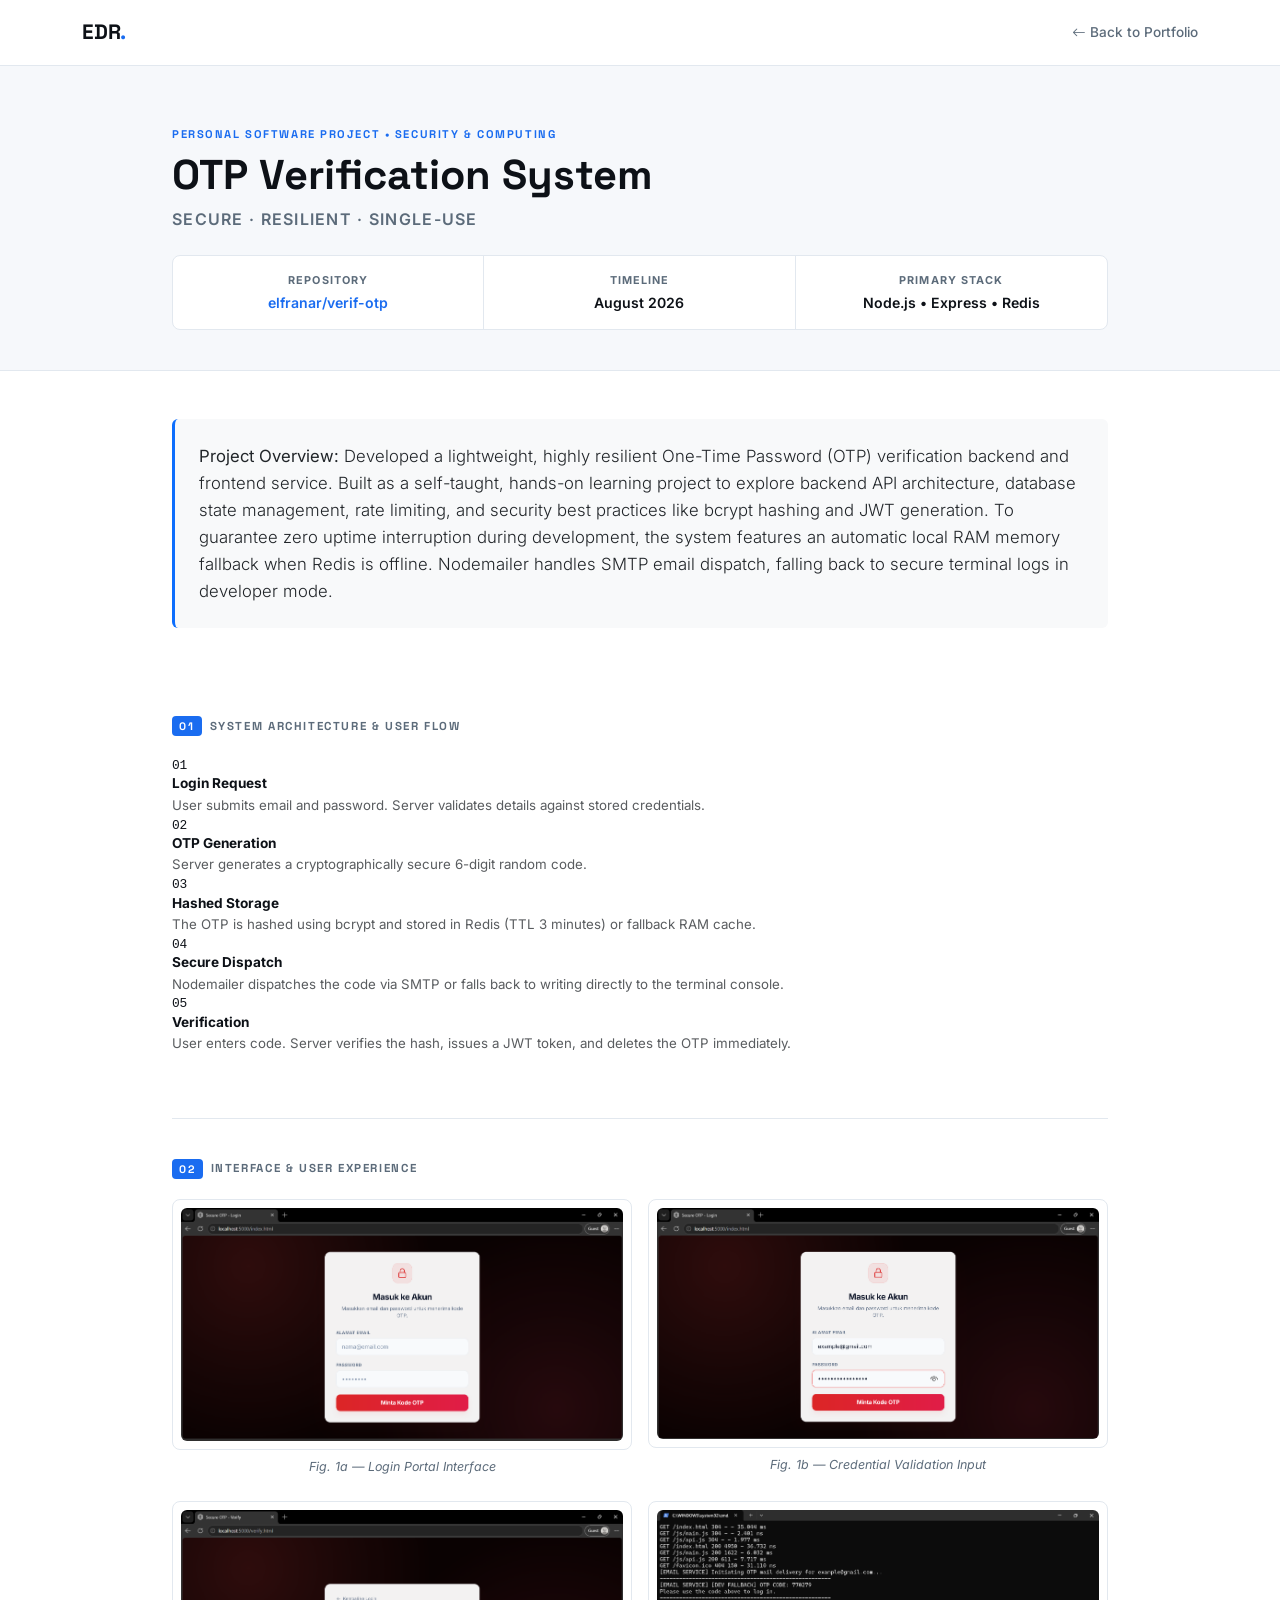
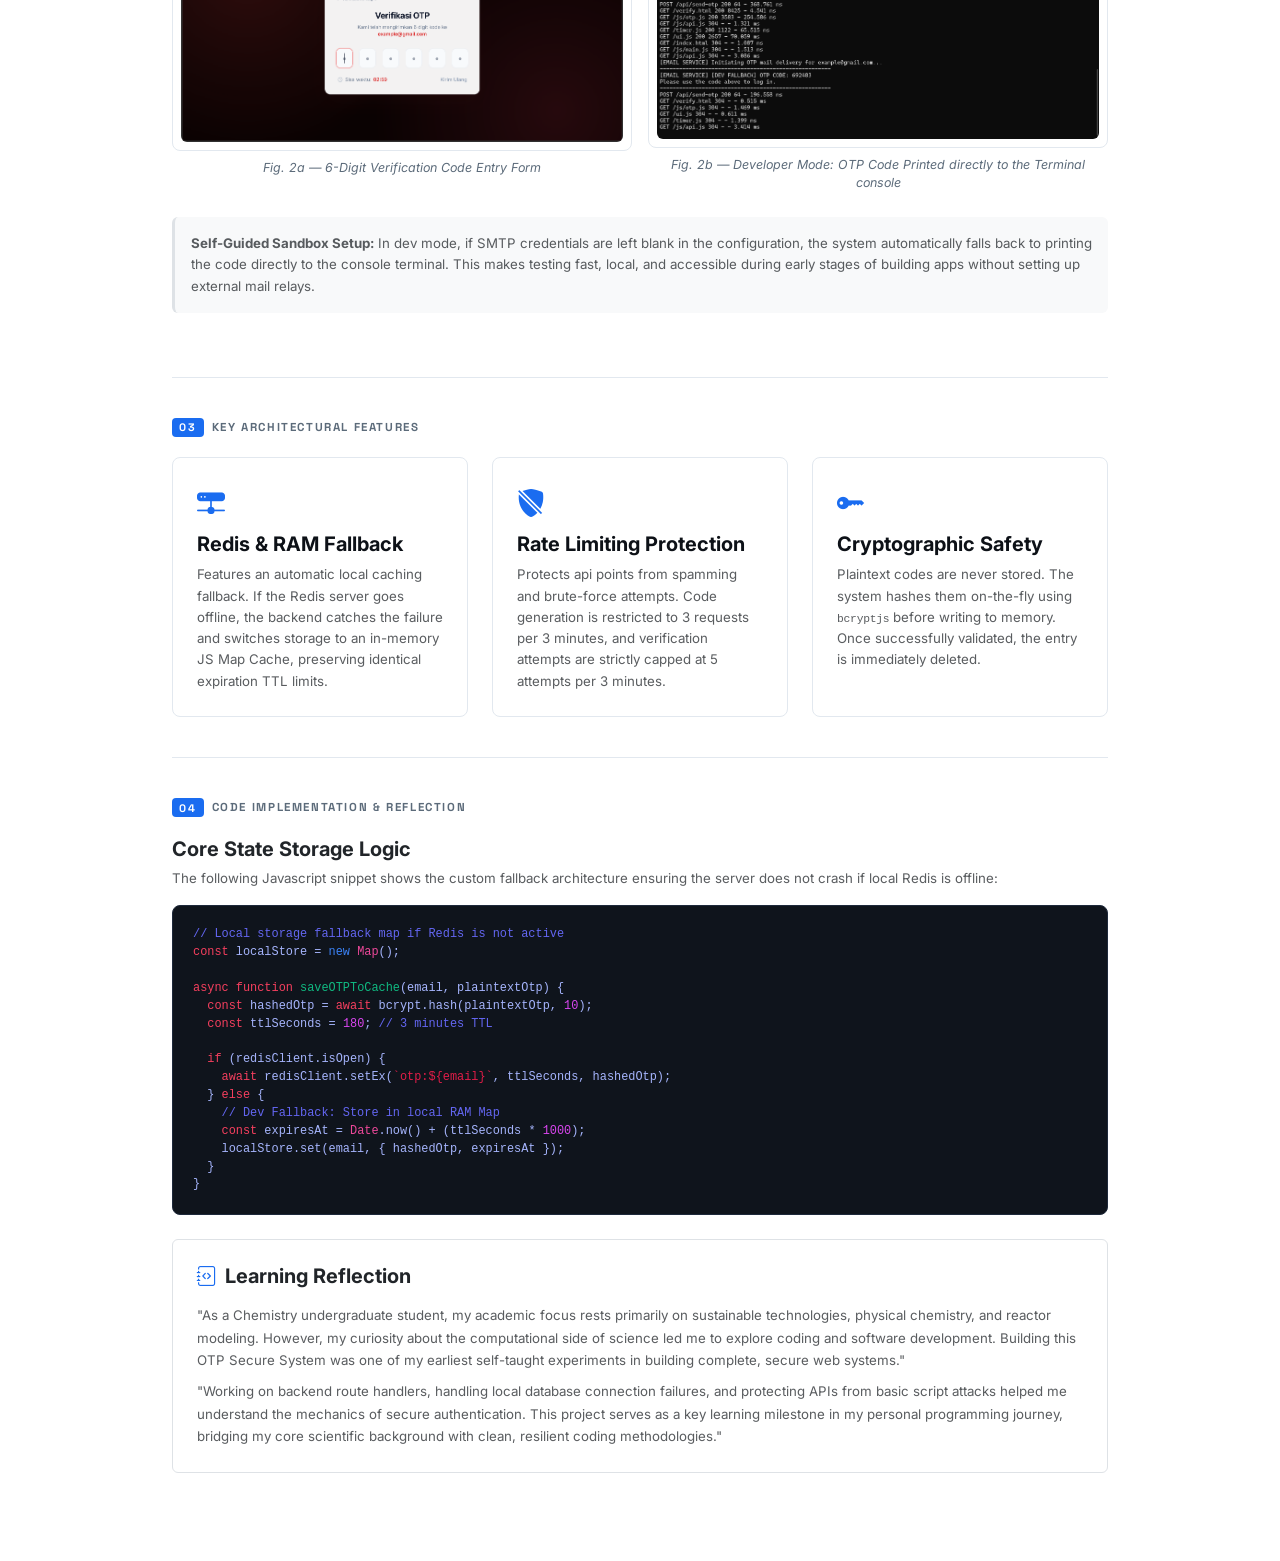
<file: docs/project_otp.html>
<!DOCTYPE html>
<html lang="en">
<head>
  <meta charset="UTF-8" />
  <meta name="viewport" content="width=device-width, initial-scale=1.0" />
  <meta name="description" content="OTP Verification System Project — Node.js, Express, Redis, Hashing, Rate Limiting. Elfrana De Ridwan." />
  <title>OTP Verification System | Elfrana De Ridwan</title>

  <link href="https://cdn.jsdelivr.net/npm/bootstrap@5.3.3/dist/css/bootstrap.min.css" rel="stylesheet">
  <link href="https://cdn.jsdelivr.net/npm/bootstrap-icons@1.11.3/font/bootstrap-icons.css" rel="stylesheet">
  <link href="https://fonts.googleapis.com/css2?family=Inter:wght@300;400;500;600;700&family=Space+Grotesk:wght@400;500;600;700&display=swap" rel="stylesheet">
  <link rel="stylesheet" href="static/css/style.css" />
</head>
<body>

<!-- ── NAVBAR ─────────────────────────────────── -->
<nav class="navbar navbar-expand-lg sticky-top" id="mainNav">
  <div class="container">
    <a class="navbar-brand fw-bold" href="index.html">EDR<span class="text-accent">.</span></a>
    <div class="ms-auto">
      <a href="index.html" class="btn-back"><i class="bi bi-arrow-left me-1"></i>Back to Portfolio</a>
    </div>
  </div>
</nav>

<!-- ── PROJECT HEADER ─────────────────────────── -->
<section class="project-hero">
  <div class="container" style="max-width:960px;">
    <p class="label-tag mb-2">Personal Software Project &bull; Security &amp; Computing</p>
    <h1 class="proj-hero-title">OTP Verification System</h1>
    <p class="proj-hero-sub">Secure &middot; Resilient &middot; Single-Use</p>

    <!-- Meta strip -->
    <div class="meta-strip row g-0 mt-4">
      <div class="col-4 meta-cell text-center">
        <div class="meta-key">Repository</div>
        <div class="meta-val"><a href="https://github.com/elfranar/verif-otp" target="_blank" class="text-decoration-none text-accent text-break">elfranar/verif-otp</a></div>
      </div>
      <div class="col-4 meta-cell text-center">
        <div class="meta-key">Timeline</div>
        <div class="meta-val">August 2026</div>
      </div>
      <div class="col-4 meta-cell text-center" style="border:none">
        <div class="meta-key">Primary Stack</div>
        <div class="meta-val">Node.js &bull; Express &bull; Redis</div>
      </div>
    </div>
  </div>
</section>

<div class="container py-5" style="max-width:960px;">

  <!-- Initial Project Description -->
  <div class="mb-5 p-4 bg-light border-start border-primary border-3 rounded">
    <p class="lead mb-0 text-dark" style="font-size: 1.05rem; line-height: 1.6;">
      <strong>Project Overview:</strong> Developed a lightweight, highly resilient One-Time Password (OTP) verification backend and frontend service. Built as a self-taught, hands-on learning project to explore backend API architecture, database state management, rate limiting, and security best practices like bcrypt hashing and JWT generation. To guarantee zero uptime interruption during development, the system features an automatic local RAM memory fallback when Redis is offline. Nodemailer handles SMTP email dispatch, falling back to secure terminal logs in developer mode.
    </p>
  </div>

  <!-- ── 1. ARCHITECTURE & USER FLOW ───────────── -->
  <section class="proj-section">
    <div class="section-label"><span>01</span> System Architecture &amp; User Flow</div>
    
    <!-- Flow diagram wrapper using CSS flexbox for clean workflow -->
    <div class="approach-pipeline mb-4">
      <div class="approach-step">
        <div class="approach-num mono-accent">01</div>
        <h5 class="fw-bold mb-1" style="font-size:0.85rem">Login Request</h5>
        <p class="small text-muted mb-0">User submits email and password. Server validates details against stored credentials.</p>
      </div>
      <div class="approach-step">
        <div class="approach-num mono-accent">02</div>
        <h5 class="fw-bold mb-1" style="font-size:0.85rem">OTP Generation</h5>
        <p class="small text-muted mb-0">Server generates a cryptographically secure 6-digit random code.</p>
      </div>
      <div class="approach-step">
        <div class="approach-num mono-accent">03</div>
        <h5 class="fw-bold mb-1" style="font-size:0.85rem">Hashed Storage</h5>
        <p class="small text-muted mb-0">The OTP is hashed using bcrypt and stored in Redis (TTL 3 minutes) or fallback RAM cache.</p>
      </div>
      <div class="approach-step">
        <div class="approach-num mono-accent">04</div>
        <h5 class="fw-bold mb-1" style="font-size:0.85rem">Secure Dispatch</h5>
        <p class="small text-muted mb-0">Nodemailer dispatches the code via SMTP or falls back to writing directly to the terminal console.</p>
      </div>
      <div class="approach-step">
        <div class="approach-num mono-accent">05</div>
        <h5 class="fw-bold mb-1" style="font-size:0.85rem">Verification</h5>
        <p class="small text-muted mb-0">User enters code. Server verifies the hash, issues a JWT token, and deletes the OTP immediately.</p>
      </div>
    </div>
  </section>

  <!-- ── 2. INTERFACE & USER EXPERIENCE ────────── -->
  <section class="proj-section">
    <div class="section-label"><span>02</span> Interface &amp; User Experience</div>
    
    <!-- Row 1: Login Form screenshots -->
    <div class="row g-3 mb-4">
      <div class="col-md-6 text-center">
        <div class="img-frame">
          <img src="static/images/otp_login_form.png" alt="OTP login screen front view" class="img-fluid rounded" style="max-height: 380px; object-fit: contain; width: 100%;">
        </div>
        <p class="img-caption">Fig. 1a — Login Portal Interface</p>
      </div>
      <div class="col-md-6 text-center">
        <div class="img-frame">
          <img src="static/images/otp_login_input.png" alt="OTP login screen user credentials input" class="img-fluid rounded" style="max-height: 380px; object-fit: contain; width: 100%;">
        </div>
        <p class="img-caption">Fig. 1b — Credential Validation Input</p>
      </div>
    </div>

    <!-- Row 2: Verification screen and console logs -->
    <div class="row g-3 mb-4">
      <div class="col-md-6 text-center">
        <div class="img-frame">
          <img src="static/images/otp_verify_form.png" alt="OTP code verification entry form" class="img-fluid rounded" style="max-height: 380px; object-fit: contain; width: 100%;">
        </div>
        <p class="img-caption">Fig. 2a — 6-Digit Verification Code Entry Form</p>
      </div>
      <div class="col-md-6 text-center">
        <div class="img-frame">
          <img src="static/images/otp_terminal_log.png" alt="OTP terminal log dev fallback output" class="img-fluid rounded" style="max-height: 380px; object-fit: contain; width: 100%;">
        </div>
        <p class="img-caption">Fig. 2b — Developer Mode: OTP Code Printed directly to the Terminal console</p>
      </div>
    </div>

    <!-- Interface description -->
    <div class="p-3 bg-light border-start border-accent border-3 rounded mb-4">
      <p class="small text-muted mb-0" style="line-height:1.6">
        <strong>Self-Guided Sandbox Setup:</strong> In dev mode, if SMTP credentials are left blank in the configuration, the system automatically falls back to printing the code directly to the console terminal. This makes testing fast, local, and accessible during early stages of building apps without setting up external mail relays.
      </p>
    </div>
  </section>

  <!-- ── 3. KEY ARCHITECTURAL FEATURES ─────────── -->
  <section class="proj-section">
    <div class="section-label"><span>03</span> Key Architectural Features</div>
    <div class="row g-4">
      <div class="col-md-4">
        <div class="skill-card h-100 p-4">
          <div class="fs-3 text-accent mb-2"><i class="bi bi-hdd-network-fill"></i></div>
          <h5 class="fw-bold mb-2">Redis &amp; RAM Fallback</h5>
          <p class="text-muted small mb-0" style="line-height: 1.6;">
            Features an automatic local caching fallback. If the Redis server goes offline, the backend catches the failure and switches storage to an in-memory JS Map Cache, preserving identical expiration TTL limits.
          </p>
        </div>
      </div>
      <div class="col-md-4">
        <div class="skill-card h-100 p-4">
          <div class="fs-3 text-accent mb-2"><i class="bi bi-shield-slash-fill"></i></div>
          <h5 class="fw-bold mb-2">Rate Limiting Protection</h5>
          <p class="text-muted small mb-0" style="line-height: 1.6;">
            Protects api points from spamming and brute-force attempts. Code generation is restricted to 3 requests per 3 minutes, and verification attempts are strictly capped at 5 attempts per 3 minutes.
          </p>
        </div>
      </div>
      <div class="col-md-4">
        <div class="skill-card h-100 p-4">
          <div class="fs-3 text-accent mb-2"><i class="bi bi-key-fill"></i></div>
          <h5 class="fw-bold mb-2">Cryptographic Safety</h5>
          <p class="text-muted small mb-0" style="line-height: 1.6;">
            Plaintext codes are never stored. The system hashes them on-the-fly using <span class="mono-accent">bcryptjs</span> before writing to memory. Once successfully validated, the entry is immediately deleted.
          </p>
        </div>
      </div>
    </div>
  </section>

  <!-- ── 4. CODE IMPLEMENTATION & REFLECTION ────── -->
  <section class="proj-section" style="border:none;">
    <div class="section-label"><span>04</span> Code Implementation &amp; Reflection</div>

    <h5 class="fw-bold text-dark mb-2">Core State Storage Logic</h5>
    <p class="text-muted small mb-3">
      The following Javascript snippet shows the custom fallback architecture ensuring the server does not crash if local Redis is offline:
    </p>

    <!-- Code Block -->
    <div class="code-wrap mb-4" style="background:#0f141c; color:#a5b4fc; padding:20px; border-radius:8px; border:1px solid #1e293b; font-family:SFMono-Regular, Consolas, monospace; font-size:0.85rem; overflow-x:auto;">
<pre style="margin:0;"><span style="color:#6366f1;">// Local storage fallback map if Redis is not active</span>
<span style="color:#f43f5e;">const</span> localStore = <span style="color:#3b82f6;">new</span> <span style="color:#ec4899;">Map</span>();

<span style="color:#f43f5e;">async function</span> <span style="color:#10b981;">saveOTPToCache</span>(email, plaintextOtp) {
  <span style="color:#f43f5e;">const</span> hashedOtp = <span style="color:#f43f5e;">await</span> bcrypt.hash(plaintextOtp, <span style="color:#d946ef;">10</span>);
  <span style="color:#f43f5e;">const</span> ttlSeconds = <span style="color:#d946ef;">180</span>; <span style="color:#6366f1;">// 3 minutes TTL</span>

  <span style="color:#f43f5e;">if</span> (redisClient.isOpen) {
    <span style="color:#f43f5e;">await</span> redisClient.setEx(<span style="color:#e11d48;">`otp:${email}`</span>, ttlSeconds, hashedOtp);
  } <span style="color:#f43f5e;">else</span> {
    <span style="color:#6366f1;">// Dev Fallback: Store in local RAM Map</span>
    <span style="color:#f43f5e;">const</span> expiresAt = <span style="color:#ec4899;">Date</span>.now() + (ttlSeconds * <span style="color:#d946ef;">1000</span>);
    localStore.set(email, { hashedOtp, expiresAt });
  }
}</pre>
    </div>

    <!-- Personal Reflection -->
    <div class="ana-card bg-white border rounded p-4">
      <h5 class="fw-bold mb-3 text-dark"><i class="bi bi-journal-code me-2 text-accent"></i>Learning Reflection</h5>
      <p class="small text-muted mb-2" style="line-height:1.7">
        "As a Chemistry undergraduate student, my academic focus rests primarily on sustainable technologies, physical chemistry, and reactor modeling. However, my curiosity about the computational side of science led me to explore coding and software development. Building this OTP Secure System was one of my earliest self-taught experiments in building complete, secure web systems."
      </p>
      <p class="small text-muted mb-0" style="line-height:1.7">
        "Working on backend route handlers, handling local database connection failures, and protecting APIs from basic script attacks helped me understand the mechanics of secure authentication. This project serves as a key learning milestone in my personal programming journey, bridging my core scientific background with clean, resilient coding methodologies."
      </p>
    </div>
  </section>

</div>

<script src="https://cdn.jsdelivr.net/npm/bootstrap@5.3.3/dist/js/bootstrap.bundle.min.js"></script>
<script src="static/js/main.js"></script>
</body>
</html>
</file>
<file: docs/static/css/style.css>
/* Custom CSS */
:root {
  --accent:       #1a6cf0;
  --accent-dark:  #0f4cb5;
  --bg:           #ffffff;
  --bg-alt:       #f6f8fb;
  --border:       #e2e8ef;
  --txt:          #0d1117;
  --txt-muted:    #5c6b7a;
  --font-body:    'Inter', sans-serif;
  --font-heading: 'Space Grotesk', sans-serif;
  --radius:       8px;
}

*, *::before, *::after { box-sizing: border-box; }

body {
  font-family: var(--font-body);
  color: var(--txt);
  background: var(--bg);
  font-size: 0.95rem;
  -webkit-font-smoothing: antialiased;
}

/* Utilities */
.fw-600        { font-weight: 600; }
.text-accent   { color: var(--accent) !important; }
.txt-muted     { color: var(--txt-muted); }
.label-tag {
  display: inline-block;
  font-family: var(--font-heading);
  font-size: 0.7rem;
  font-weight: 700;
  letter-spacing: .14em;
  text-transform: uppercase;
  color: var(--accent);
}
.section-title {
  font-family: var(--font-heading);
  font-size: 2rem;
  font-weight: 700;
  color: var(--txt);
}

/* Navbar */
#mainNav {
  background: rgba(255,255,255,0.96);
  backdrop-filter: blur(8px);
  border-bottom: 1px solid var(--border);
  padding: .75rem 0;
}
.navbar-brand {
  font-family: var(--font-heading);
  font-size: 1.3rem;
  color: var(--txt) !important;
  letter-spacing: -.01em;
}
.nav-link {
  font-weight: 500;
  font-size: .875rem;
  color: var(--txt-muted) !important;
  transition: color .15s;
  padding: .35rem .6rem !important;
}
.nav-link:hover, .nav-link.active { color: var(--accent) !important; }
.btn-outline-accent {
  border: 1.5px solid var(--accent);
  color: var(--accent) !important;
  border-radius: 6px;
  font-size: .8rem;
  font-weight: 600;
  padding: .3rem .85rem;
  transition: background .15s, color .15s;
  text-decoration: none;
}
.btn-outline-accent:hover {
  background: var(--accent);
  color: #fff !important;
}
.btn-back {
  font-size: .85rem;
  font-weight: 500;
  color: var(--txt-muted);
  text-decoration: none;
  transition: color .15s;
}
.btn-back:hover { color: var(--accent); }

/* About */
.section-hero {
  padding: 5rem 0 4rem;
  background: var(--bg);
}
.photo-ring {
  width: 180px;
  height: 180px;
  border-radius: 50%;
  border: 3px solid var(--border);
  padding: 4px;
  overflow: hidden;
}
.photo-ring img {
  border-radius: 50%;
  width: 100%;
  height: 100%;
  object-fit: cover;
}
.hero-name {
  font-family: var(--font-heading);
  font-size: 2.8rem;
  font-weight: 700;
  line-height: 1.1;
  color: var(--txt);
  margin-bottom: .4rem;
}
.hero-sub {
  font-size: 1.08rem;
  color: var(--accent);
  font-weight: 600;
  font-family: var(--font-heading);
}
.hero-sub-detail {
  font-size: 0.95rem;
  color: var(--txt-muted);
  line-height: 1.6;
}
.bio {
  color: var(--txt-muted);
  line-height: 1.75;
  font-size: .96rem;
}
.contact-pill {
  display: flex;
  align-items: center;
  font-size: .82rem;
  color: var(--txt-muted);
  text-decoration: none;
  transition: color .15s;
}
.contact-pill:hover { color: var(--accent); }

/* KPI Cards */
.kpi-card {
  border: 1px solid var(--border);
  border-radius: var(--radius);
  padding: 1rem .5rem;
  background: var(--bg);
  transition: border-color .2s, box-shadow .2s;
}
.kpi-card:hover {
  border-color: var(--accent);
  box-shadow: 0 2px 12px rgba(26,108,240,.08);
}
.kpi-value {
  font-family: var(--font-heading);
  font-size: 1.7rem;
  font-weight: 700;
  color: var(--accent);
  line-height: 1.1;
}
.kpi-unit {
  font-size: .9rem;
  font-weight: 400;
  color: var(--txt-muted);
  margin-left: 2px;
}
.kpi-label {
  font-size: .72rem;
  font-weight: 600;
  letter-spacing: .04em;
  text-transform: uppercase;
  color: var(--txt-muted);
  margin-top: .25rem;
}

/* Skills */
.section-alt { background: var(--bg-alt); }
.skill-card {
  background: var(--bg);
  border: 1px solid var(--border);
  border-radius: var(--radius);
  padding: 1.5rem;
  transition: border-color .2s, box-shadow .2s;
}
.skill-card:hover {
  border-color: var(--accent);
  box-shadow: 0 2px 12px rgba(26,108,240,.07);
}
.skill-icon {
  font-size: 1.6rem;
  color: var(--accent);
}
.skill-list {
  list-style: none;
  padding: 0;
  margin: 0;
  font-size: .87rem;
  color: var(--txt-muted);
}
.skill-list li {
  padding: .25rem 0;
  border-bottom: 1px dashed var(--border);
}
.skill-list li:last-child { border: none; }
.tech-badge {
  display: inline-block;
  padding: .28rem .65rem;
  border: 1px solid var(--border);
  border-radius: 20px;
  font-size: .75rem;
  font-weight: 600;
  color: var(--txt-muted);
  background: var(--bg);
  letter-spacing: .02em;
  transition: border-color .15s, color .15s;
}
.tech-badge:hover {
  border-color: var(--accent);
  color: var(--accent);
}

/* Projects */
.project-card {
  border: 1px solid var(--border);
  border-radius: var(--radius);
  padding: 2rem;
  background: var(--bg);
  transition: border-color .2s, box-shadow .2s;
}
.project-card:hover {
  border-color: var(--accent);
  box-shadow: 0 4px 20px rgba(26,108,240,.09);
}
.project-tag {
  font-size: .7rem;
  font-weight: 700;
  letter-spacing: .12em;
  text-transform: uppercase;
  color: var(--accent);
  margin-bottom: .5rem;
}
.project-title {
  font-family: var(--font-heading);
  font-size: 1.45rem;
  font-weight: 700;
  color: var(--txt);
  margin-bottom: .65rem;
}
.project-desc {
  font-size: .9rem;
  color: var(--txt-muted);
  line-height: 1.7;
  margin-bottom: 1.25rem;
}
/* Spec row */
.spec-row {
  display: flex;
  flex-wrap: wrap;
  gap: .5rem;
  padding: 1rem 0;
  border-top: 1px solid var(--border);
  border-bottom: 1px solid var(--border);
  margin-bottom: 1.25rem;
}
.spec-item {
  display: flex;
  flex-direction: column;
  flex: 1;
  min-width: 90px;
}
.spec-val {
  font-family: var(--font-heading);
  font-size: 1.05rem;
  font-weight: 700;
  color: var(--accent);
}
.spec-lbl {
  font-size: .7rem;
  color: var(--txt-muted);
  font-weight: 500;
  text-transform: uppercase;
  letter-spacing: .05em;
}
.spec-divider {
  width: 1px;
  background: var(--border);
  align-self: stretch;
}
.btn-primary-custom {
  display: inline-flex;
  align-items: center;
  background: var(--accent);
  color: #fff;
  border-radius: 6px;
  font-size: .85rem;
  font-weight: 600;
  padding: .5rem 1.1rem;
  text-decoration: none;
  transition: background .15s, transform .15s;
}
.btn-primary-custom:hover {
  background: var(--accent-dark);
  color: #fff;
  transform: translateY(-1px);
}

/* Quick Specs */
.quick-spec-card {
  border: 1px solid var(--border);
  border-radius: var(--radius);
  padding: 1.5rem;
  background: var(--bg-alt);
}
.qs-row {
  display: flex;
  justify-content: space-between;
  align-items: baseline;
  gap: .5rem;
  padding: .45rem 0;
  border-bottom: 1px dashed var(--border);
  font-size: .85rem;
}
.qs-key {
  font-weight: 700;
  color: var(--txt);
  white-space: nowrap;
  min-width: 90px;
}
.qs-val { color: var(--txt-muted); text-align: right; }

/* Footer */
.site-footer {
  border-top: 1px solid var(--border);
  background: var(--bg-alt);
}
.footer-link {
  color: var(--txt-muted);
  font-size: 1.05rem;
  text-decoration: none;
  transition: color .15s;
}
.footer-link:hover { color: var(--accent); }

/* Project Page */
.project-hero {
  background: var(--bg-alt);
  border-bottom: 1px solid var(--border);
  padding: 3.5rem 0 2.5rem;
}
.proj-hero-title {
  font-family: var(--font-heading);
  font-size: 2.6rem;
  font-weight: 700;
  line-height: 1.15;
  color: var(--txt);
  margin-bottom: .5rem;
}
.proj-hero-sub {
  font-size: 1rem;
  color: var(--txt-muted);
  letter-spacing: .08em;
  text-transform: uppercase;
  font-weight: 600;
}

/* Meta strip */
.meta-strip {
  border: 1px solid var(--border);
  border-radius: var(--radius);
  background: var(--bg);
  overflow: hidden;
}
.meta-cell {
  padding: 1rem 1.25rem;
  border-right: 1px solid var(--border);
}
.meta-key {
  font-size: .68rem;
  font-weight: 700;
  letter-spacing: .1em;
  text-transform: uppercase;
  color: var(--txt-muted);
  margin-bottom: .25rem;
}
.meta-val {
  font-weight: 600;
  font-size: .88rem;
  color: var(--txt);
}

/* Project sections */
.proj-section {
  padding: 2.5rem 0;
  border-bottom: 1px solid var(--border);
}
.section-label {
  font-family: var(--font-heading);
  font-size: .72rem;
  font-weight: 700;
  letter-spacing: .14em;
  text-transform: uppercase;
  color: var(--txt-muted);
  margin-bottom: 1.25rem;
  display: flex;
  align-items: center;
  gap: .5rem;
}
.section-label span {
  background: var(--accent);
  color: #fff;
  border-radius: 4px;
  padding: .1rem .45rem;
  font-size: .68rem;
}

/* Image frame */
.img-frame {
  border: 1px solid var(--border);
  border-radius: var(--radius);
  padding: 8px;
  background: #fff;
  overflow: hidden;
}
.img-frame img { display: block; width: 100%; border-radius: 4px; }
.img-caption {
  font-size: .78rem;
  color: var(--txt-muted);
  font-style: italic;
  text-align: center;
  margin-top: .5rem;
  margin-bottom: 0;
}

/* Bullet List */
.eng-list {
  padding-left: 1.1rem;
  color: var(--txt-muted);
  line-height: 1.7;
}
.eng-list li { margin-bottom: .4rem; font-size: .9rem; }
.eng-list li:last-child { margin-bottom: 0; }

/* Analysis cards */
.ana-card {
  border: 1px solid var(--border);
  border-radius: var(--radius);
  padding: 1.25rem;
  background: var(--bg);
}
.ana-card-title {
  font-size: .8rem;
  font-weight: 700;
  text-transform: uppercase;
  letter-spacing: .08em;
  color: var(--accent);
  padding-bottom: .65rem;
  border-bottom: 1px solid var(--border);
  margin-bottom: .75rem;
}
.ana-table {
  width: 100%;
  border-collapse: collapse;
  font-size: .84rem;
}
.ana-table tr { border-bottom: 1px dashed var(--border); }
.ana-table tr:last-child { border: none; }
.ana-table td { padding: .35rem .1rem; color: var(--txt-muted); }
.ana-table td:first-child { color: var(--txt); }
.highlight-row td { color: var(--accent) !important; font-weight: 700; }

/* Design table */
.design-table {
  border-collapse: collapse;
  font-size: .87rem;
}
.design-table tr {
  border-bottom: 1px dashed var(--border);
}
.design-table tr:last-child { border: none; }
.design-table th {
  font-weight: 700;
  color: var(--txt);
  padding: .5rem .6rem .5rem 0;
  white-space: nowrap;
  min-width: 130px;
  vertical-align: top;
}
.design-table td {
  padding: .5rem .6rem;
  color: var(--txt-muted);
  vertical-align: top;
}
.design-rationale {
  font-size: .85rem;
  color: var(--txt-muted);
  line-height: 1.7;
  border-left: 3px solid var(--accent);
  padding-left: .9rem;
}

/* Gallery */
.gallery-wrap {
  border: 1px solid var(--border);
  border-radius: var(--radius);
  overflow: hidden;
  cursor: pointer;
  transition: transform .25s ease, border-color .25s ease, box-shadow .25s ease;
}
.gallery-wrap:hover {
  transform: translateY(-3px);
  border-color: var(--accent);
  box-shadow: 0 6px 18px rgba(26,108,240,.12);
}
.gallery-img {
  width: 100%;
  height: 190px;
  object-fit: cover;
  display: block;
}
.gallery-cap {
  font-size: .78rem;
  font-weight: 600;
  color: var(--txt-muted);
  text-align: center;
  padding: .6rem;
  background: var(--bg-alt);
  border-top: 1px solid var(--border);
}

/* Lightbox Modal */
.lightbox-modal {
  position: fixed;
  top: 0;
  left: 0;
  width: 100%;
  height: 100%;
  background: rgba(10, 10, 12, 0.82);
  backdrop-filter: blur(12px);
  -webkit-backdrop-filter: blur(12px);
  z-index: 1080;
  display: none;
  align-items: center;
  justify-content: center;
  flex-direction: column;
  padding: 1.5rem;
  opacity: 0;
  transition: opacity 0.3s ease;
}
.lightbox-modal.show {
  opacity: 1;
}
.lightbox-content-wrap {
  position: relative;
  max-width: 90%;
  max-height: 80%;
  display: flex;
  align-items: center;
  justify-content: center;
  transform: scale(0.92);
  transition: transform 0.3s cubic-bezier(0.16, 1, 0.3, 1);
}
.lightbox-modal.show .lightbox-content-wrap {
  transform: scale(1);
}
.lightbox-modal img {
  max-width: 100%;
  max-height: 100%;
  width: auto;
  height: auto;
  border-radius: var(--radius);
  box-shadow: 0 10px 40px rgba(0, 0, 0, 0.4);
  border: 1px solid var(--border);
  background: #ffffff;
  image-rendering: -webkit-optimize-contrast;
  image-rendering: crisp-edges;
}
.lightbox-caption {
  margin-top: 1.25rem;
  color: #ffffff;
  font-size: 0.95rem;
  font-weight: 500;
  text-align: center;
  font-family: var(--font-heading);
  letter-spacing: 0.02em;
  text-shadow: 0 2px 6px rgba(0, 0, 0, 0.6);
  opacity: 0;
  transform: translateY(10px);
  transition: opacity 0.3s ease 0.1s, transform 0.3s ease 0.1s;
}
.lightbox-modal.show .lightbox-caption {
  opacity: 1;
  transform: translateY(0);
}
.lightbox-btn-link {
  display: inline-flex;
  align-items: center;
  margin-top: 0.75rem;
  color: #ffffff;
  text-decoration: none;
  font-size: 0.78rem;
  font-weight: 600;
  letter-spacing: 0.03em;
  text-transform: uppercase;
  padding: 0.45rem 1rem;
  border: 1px solid rgba(255, 255, 255, 0.2);
  border-radius: 20px;
  background: rgba(255, 255, 255, 0.08);
  transition: border-color 0.15s, background 0.15s, color 0.15s;
}
.lightbox-btn-link:hover {
  border-color: var(--accent);
  background: var(--accent);
  color: #ffffff;
}
.lightbox-close-hint {
  margin-top: 0.5rem;
  color: rgba(255, 255, 255, 0.4);
  font-size: 0.7rem;
  letter-spacing: 0.04em;
  text-transform: uppercase;
}

/* BOM Table */
.bom-table {
  font-size: .83rem;
  border-color: var(--border);
}
.bom-table thead th {
  background: var(--bg-alt);
  font-size: .7rem;
  text-transform: uppercase;
  letter-spacing: .06em;
  font-weight: 700;
  color: var(--txt);
  border-color: var(--border);
}
.bom-table tbody td {
  color: var(--txt-muted);
  border-color: var(--border);
  vertical-align: middle;
}
.bom-table tbody tr:hover td { background: #f0f5ff; }

/* Reflection */
.reflect-card {
  border: 1px solid var(--border);
  border-radius: var(--radius);
  padding: 1.4rem;
  background: var(--bg);
}
.reflect-icon {
  font-size: 1.35rem;
  color: var(--accent);
  margin-bottom: .6rem;
}
.reflect-title {
  font-family: var(--font-heading);
  font-weight: 700;
  color: var(--txt);
  margin-bottom: .7rem;
  font-size: .95rem;
}
.reflect-text {
  font-size: .86rem;
  color: var(--txt-muted);
  line-height: 1.7;
  margin: 0;
}

/* Responsive */
@media (max-width: 768px) {
  .hero-name       { font-size: 2rem; }
  .proj-hero-title { font-size: 1.9rem; }
  .section-title   { font-size: 1.6rem; }
  .spec-divider    { display: none; }
  .meta-cell       { border-right: none; border-bottom: 1px solid var(--border); }
}

/* Skill Blocks */
.skill-block {
  text-align: left;
}
.skill-sub-heading {
  font-size: 0.78rem;
  font-weight: 700;
  text-transform: uppercase;
  letter-spacing: 0.04em;
  color: var(--txt);
}
.skill-block-text {
  font-size: 0.78rem;
  line-height: 1.6;
  color: var(--txt-muted);
}

/* Monospace */
.mono-accent {
  font-family: SFMono-Regular, Consolas, "Liberation Mono", Menlo, Courier, monospace;
  font-size: 0.85em;
  letter-spacing: -0.02em;
}

/* Selected Work */
.selected-work-list {
  display: flex;
  flex-direction: column;
  gap: 0;
  border-top: 1px solid var(--border);
  margin-top: 1.5rem;
  margin-bottom: 2rem;
}
.selected-work-item {
  display: flex;
  justify-content: space-between;
  align-items: center;
  padding: 1.25rem 0.5rem;
  border-bottom: 1px solid var(--border);
  text-decoration: none;
  transition: background-color 0.2s, padding-left 0.2s, color 0.2s;
  color: var(--txt);
}
.selected-work-item:hover {
  background-color: var(--bg-alt);
  padding-left: 1.25rem;
  color: var(--accent) !important;
}
.selected-work-meta {
  display: flex;
  align-items: center;
  gap: 1.5rem;
}
.selected-work-num {
  font-weight: 700;
  color: var(--accent);
  min-width: 30px;
}
.selected-work-title {
  font-weight: 600;
  font-size: 1.05rem;
  font-family: var(--font-heading);
}
.selected-work-type {
  font-size: 0.82rem;
  color: var(--txt-muted);
  text-transform: uppercase;
  letter-spacing: 0.05em;
  font-weight: 500;
}
@media (max-width: 576px) {
  .selected-work-item {
    flex-direction: column;
    align-items: flex-start;
    gap: 0.5rem;
  }
  .selected-work-meta {
    width: 100%;
  }
  .selected-work-type {
    padding-left: 2.2rem;
  }
}

/* Software Projects */
.software-grid {
  display: grid;
  grid-template-columns: repeat(3, 1fr);
  gap: 1.5rem;
  margin-top: 1.5rem;
}
@media (max-width: 991px) {
  .software-grid {
    grid-template-columns: repeat(2, 1fr);
  }
}
@media (max-width: 576px) {
  .software-grid {
    grid-template-columns: 1fr;
  }
}
.software-card {
  background: var(--bg);
  border: 1px solid var(--border);
  border-radius: var(--radius);
  padding: 1.5rem;
  transition: border-color 0.2s, box-shadow 0.2s, transform 0.2s;
  display: flex;
  flex-direction: column;
  justify-content: space-between;
  height: 100%;
}
.software-card:hover {
  border-color: var(--accent);
  box-shadow: 0 4px 15px rgba(26,108,240,.06);
  transform: translateY(-2px);
}
.software-title {
  font-family: var(--font-heading);
  font-size: 1.15rem;
  font-weight: 700;
  color: var(--txt);
  margin-bottom: 0.5rem;
}
.software-desc {
  font-size: 0.85rem;
  line-height: 1.6;
  color: var(--txt-muted);
  margin-bottom: 1.25rem;
}
.software-tags {
  display: flex;
  flex-wrap: wrap;
  gap: 0.5rem;
  margin-top: auto;
}

/* Additional Projects */
.additional-projects-title {
  font-family: var(--font-heading);
  font-size: 1.1rem;
  font-weight: 600;
  color: var(--txt);
  margin-top: 3rem;
  margin-bottom: 1.25rem;
  border-bottom: 1px solid var(--border);
  padding-bottom: 0.5rem;
}
.additional-grid {
  display: grid;
  grid-template-columns: repeat(2, 1fr);
  gap: 1.25rem;
}
@media (max-width: 768px) {
  .additional-grid {
    grid-template-columns: 1fr;
  }
}
.additional-card {
  background: var(--bg-alt);
  border: 1px solid var(--border);
  border-radius: var(--radius);
  padding: 1.25rem;
  display: flex;
  flex-direction: column;
  justify-content: space-between;
  transition: border-color 0.2s, box-shadow 0.2s;
}
.additional-card:hover {
  border-color: var(--accent);
  box-shadow: 0 2px 10px rgba(26,108,240,.03);
}
.additional-title {
  font-family: var(--font-heading);
  font-size: 1rem;
  font-weight: 600;
  color: var(--txt);
  margin-bottom: 0.35rem;
}
.additional-desc {
  font-size: 0.82rem;
  line-height: 1.5;
  color: var(--txt-muted);
  margin-bottom: 0.75rem;
}

/* Flow */
.flow-row {
  transition: all 0.3s cubic-bezier(0.16, 1, 0.3, 1);
}
.flow-row:hover {
  transform: translateY(-2px);
  box-shadow: 0 8px 30px rgba(0, 0, 0, 0.04);
}
.flow-step {
  background-color: var(--bg-alt);
  border: 1px solid var(--border);
  padding: 8px 16px;
  border-radius: 6px;
  font-size: 0.85rem;
  font-weight: 600;
  color: var(--txt-muted);
  white-space: nowrap;
}
.flow-arrow {
  color: var(--accent);
  font-size: 1.1rem;
  padding: 0 4px;
}
.flow-card {
  background-color: var(--bg-alt);
  border: 1px solid var(--border);
  padding: 14px 20px;
  border-radius: 8px;
  transition: all 0.25s ease;
  cursor: pointer;
}
.flow-card:hover {
  background-color: #fff;
  border-color: var(--accent);
  box-shadow: 0 4px 15px rgba(59, 130, 246, 0.08);
}
.flow-card:hover .bi-arrow-up-right-circle {
  transform: scale(1.1);
  color: var(--accent);
}

.tech-badge-sm {
  font-family: SFMono-Regular, Consolas, monospace;
  font-size: 0.72rem;
  background-color: var(--bg-alt);
  color: var(--txt-muted);
  border: 1px solid var(--border);
  border-radius: 4px;
  padding: 1px 6px;
  white-space: nowrap;
}
</file>
